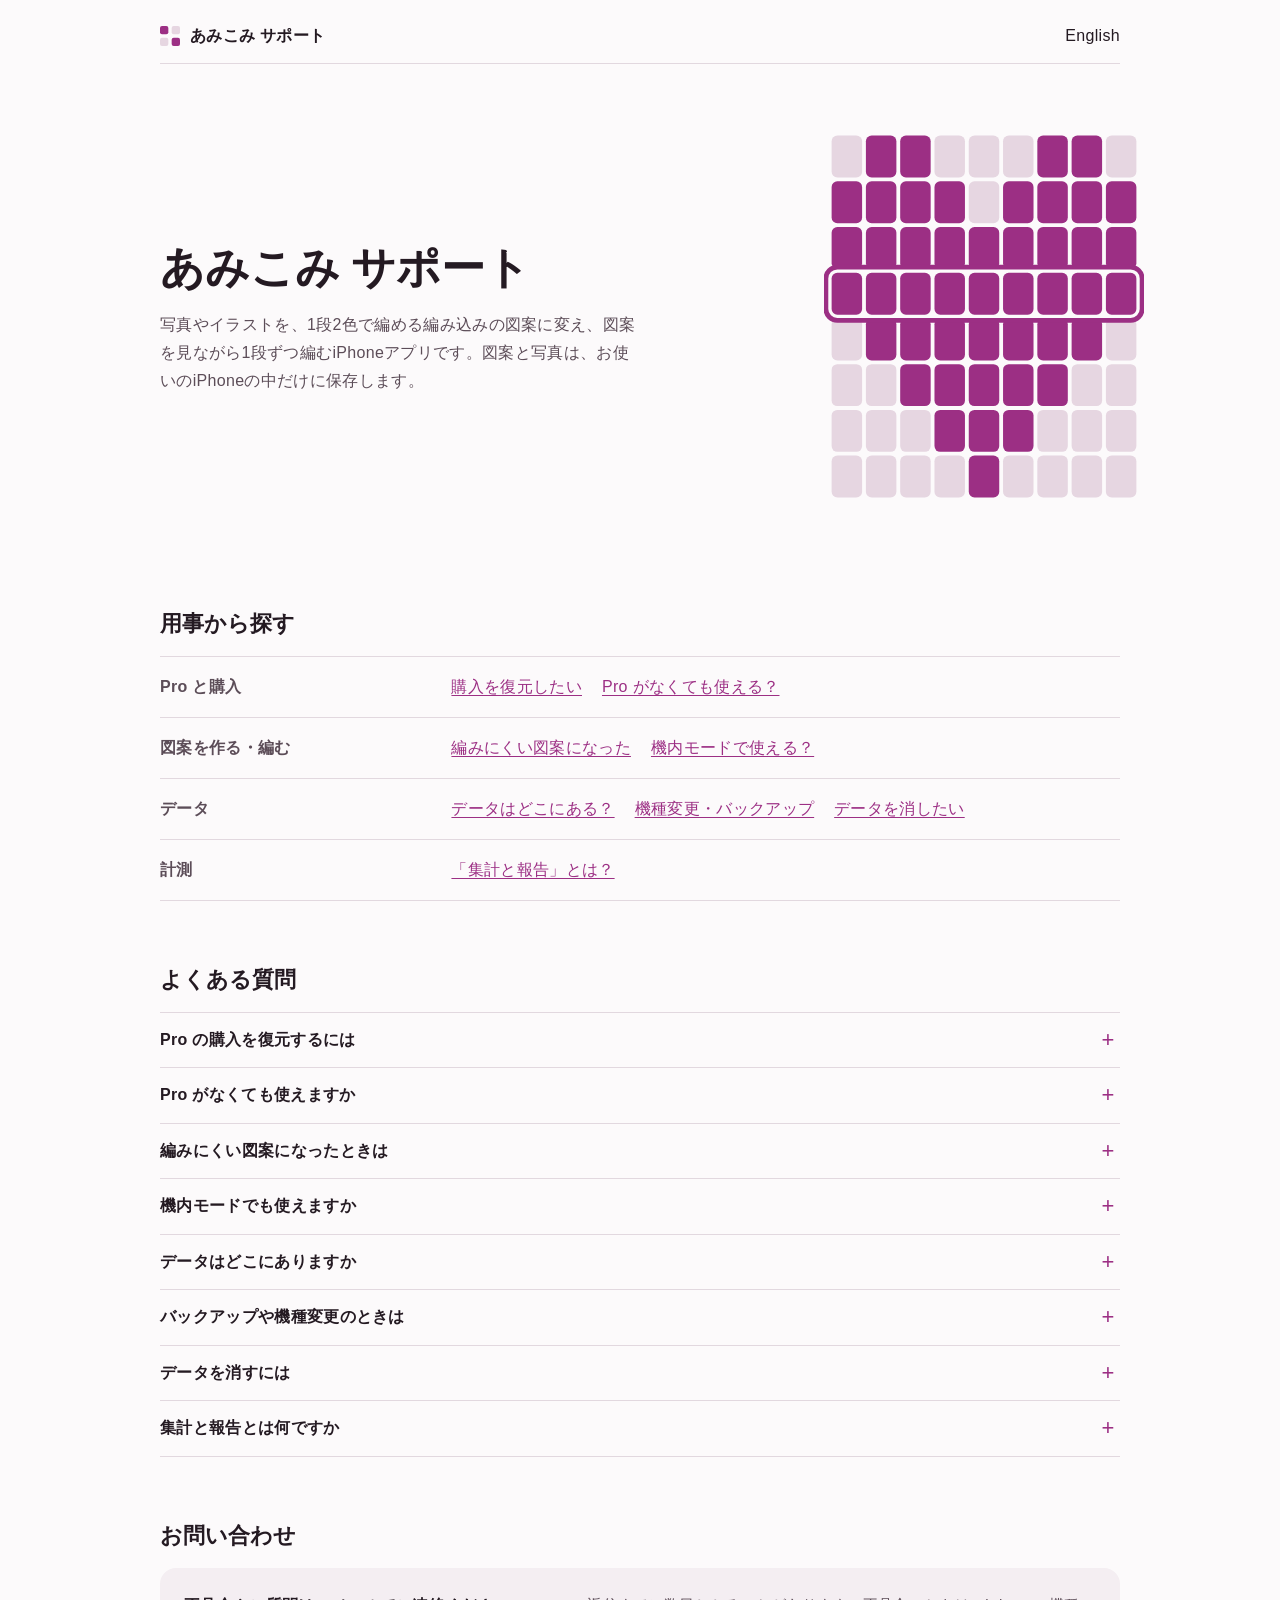
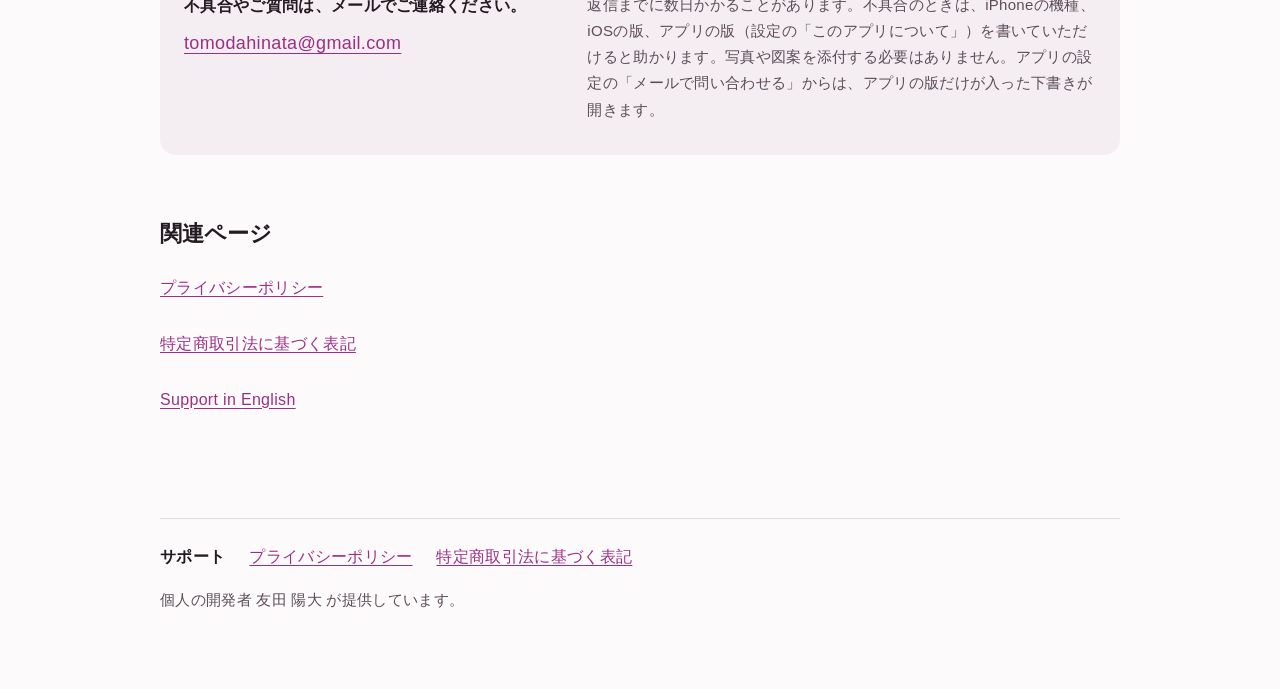
<file: index.html>
<!doctype html>
<html lang="ja">
<head>
<meta charset="utf-8">
<meta name="viewport" content="width=device-width, initial-scale=1">
<title>あみこみ サポート</title>
<meta name="description" content="iPhoneアプリ「あみこみ」のよくある質問と問い合わせ先です。">
<link rel="alternate" hreflang="ja" href="https://tomodahinata.github.io/amikomi-support/">
<link rel="alternate" hreflang="en" href="https://tomodahinata.github.io/amikomi-support/en/">
<link rel="stylesheet" href="style.css">
</head>
<body>
<a class="skip" href="#main">本文へ移動</a>
<div class="page">
<header class="bar">
<a class="brand" href="./"><svg class="mark" viewBox="0 0 12 12" aria-hidden="true" focusable="false"><rect class="c1" x="0" y="0" width="5" height="5" rx="1.2"/><rect class="c0" x="7" y="0" width="5" height="5" rx="1.2"/><rect class="c0" x="0" y="7" width="5" height="5" rx="1.2"/><rect class="c1" x="7" y="7" width="5" height="5" rx="1.2"/></svg><span>あみこみ サポート</span></a>
<a class="lang" href="en/" hreflang="en" lang="en">English</a>
</header>
<main id="main">
<section class="hero">
<div class="hero-text">
<h1>あみこみ サポート</h1>
<p class="lead">写真やイラストを、1段2色で編める編み込みの図案に変え、図案を見ながら1段ずつ編むiPhoneアプリです。図案と写真は、お使いのiPhoneの中だけに保存します。</p>
</div>
<svg class="chart" viewBox="-4 -4 168 198" aria-hidden="true" focusable="false"><rect class="c0" x="0" y="0" width="16" height="22" rx="3"/><rect class="c1" x="18" y="0" width="16" height="22" rx="3"/><rect class="c1" x="36" y="0" width="16" height="22" rx="3"/><rect class="c0" x="54" y="0" width="16" height="22" rx="3"/><rect class="c0" x="72" y="0" width="16" height="22" rx="3"/><rect class="c0" x="90" y="0" width="16" height="22" rx="3"/><rect class="c1" x="108" y="0" width="16" height="22" rx="3"/><rect class="c1" x="126" y="0" width="16" height="22" rx="3"/><rect class="c0" x="144" y="0" width="16" height="22" rx="3"/><rect class="c1" x="0" y="24" width="16" height="22" rx="3"/><rect class="c1" x="18" y="24" width="16" height="22" rx="3"/><rect class="c1" x="36" y="24" width="16" height="22" rx="3"/><rect class="c1" x="54" y="24" width="16" height="22" rx="3"/><rect class="c0" x="72" y="24" width="16" height="22" rx="3"/><rect class="c1" x="90" y="24" width="16" height="22" rx="3"/><rect class="c1" x="108" y="24" width="16" height="22" rx="3"/><rect class="c1" x="126" y="24" width="16" height="22" rx="3"/><rect class="c1" x="144" y="24" width="16" height="22" rx="3"/><rect class="c1" x="0" y="48" width="16" height="22" rx="3"/><rect class="c1" x="18" y="48" width="16" height="22" rx="3"/><rect class="c1" x="36" y="48" width="16" height="22" rx="3"/><rect class="c1" x="54" y="48" width="16" height="22" rx="3"/><rect class="c1" x="72" y="48" width="16" height="22" rx="3"/><rect class="c1" x="90" y="48" width="16" height="22" rx="3"/><rect class="c1" x="108" y="48" width="16" height="22" rx="3"/><rect class="c1" x="126" y="48" width="16" height="22" rx="3"/><rect class="c1" x="144" y="48" width="16" height="22" rx="3"/><rect class="c1" x="0" y="72" width="16" height="22" rx="3"/><rect class="c1" x="18" y="72" width="16" height="22" rx="3"/><rect class="c1" x="36" y="72" width="16" height="22" rx="3"/><rect class="c1" x="54" y="72" width="16" height="22" rx="3"/><rect class="c1" x="72" y="72" width="16" height="22" rx="3"/><rect class="c1" x="90" y="72" width="16" height="22" rx="3"/><rect class="c1" x="108" y="72" width="16" height="22" rx="3"/><rect class="c1" x="126" y="72" width="16" height="22" rx="3"/><rect class="c1" x="144" y="72" width="16" height="22" rx="3"/><rect class="c0" x="0" y="96" width="16" height="22" rx="3"/><rect class="c1" x="18" y="96" width="16" height="22" rx="3"/><rect class="c1" x="36" y="96" width="16" height="22" rx="3"/><rect class="c1" x="54" y="96" width="16" height="22" rx="3"/><rect class="c1" x="72" y="96" width="16" height="22" rx="3"/><rect class="c1" x="90" y="96" width="16" height="22" rx="3"/><rect class="c1" x="108" y="96" width="16" height="22" rx="3"/><rect class="c1" x="126" y="96" width="16" height="22" rx="3"/><rect class="c0" x="144" y="96" width="16" height="22" rx="3"/><rect class="c0" x="0" y="120" width="16" height="22" rx="3"/><rect class="c0" x="18" y="120" width="16" height="22" rx="3"/><rect class="c1" x="36" y="120" width="16" height="22" rx="3"/><rect class="c1" x="54" y="120" width="16" height="22" rx="3"/><rect class="c1" x="72" y="120" width="16" height="22" rx="3"/><rect class="c1" x="90" y="120" width="16" height="22" rx="3"/><rect class="c1" x="108" y="120" width="16" height="22" rx="3"/><rect class="c0" x="126" y="120" width="16" height="22" rx="3"/><rect class="c0" x="144" y="120" width="16" height="22" rx="3"/><rect class="c0" x="0" y="144" width="16" height="22" rx="3"/><rect class="c0" x="18" y="144" width="16" height="22" rx="3"/><rect class="c0" x="36" y="144" width="16" height="22" rx="3"/><rect class="c1" x="54" y="144" width="16" height="22" rx="3"/><rect class="c1" x="72" y="144" width="16" height="22" rx="3"/><rect class="c1" x="90" y="144" width="16" height="22" rx="3"/><rect class="c0" x="108" y="144" width="16" height="22" rx="3"/><rect class="c0" x="126" y="144" width="16" height="22" rx="3"/><rect class="c0" x="144" y="144" width="16" height="22" rx="3"/><rect class="c0" x="0" y="168" width="16" height="22" rx="3"/><rect class="c0" x="18" y="168" width="16" height="22" rx="3"/><rect class="c0" x="36" y="168" width="16" height="22" rx="3"/><rect class="c0" x="54" y="168" width="16" height="22" rx="3"/><rect class="c1" x="72" y="168" width="16" height="22" rx="3"/><rect class="c0" x="90" y="168" width="16" height="22" rx="3"/><rect class="c0" x="108" y="168" width="16" height="22" rx="3"/><rect class="c0" x="126" y="168" width="16" height="22" rx="3"/><rect class="c0" x="144" y="168" width="16" height="22" rx="3"/><rect class="now" x="-3" y="69" width="166" height="28" rx="6"/></svg>
</section>

<h2 id="topics">用事から探す</h2>
<dl class="topics">
<div class="row"><dt>Pro と購入</dt><dd><ul><li><a href="#restore">購入を復元したい</a></li><li><a href="#free">Pro がなくても使える？</a></li></ul></dd></div>
<div class="row"><dt>図案を作る・編む</dt><dd><ul><li><a href="#knittable">編みにくい図案になった</a></li><li><a href="#offline">機内モードで使える？</a></li></ul></dd></div>
<div class="row"><dt>データ</dt><dd><ul><li><a href="#data">データはどこにある？</a></li><li><a href="#backup">機種変更・バックアップ</a></li><li><a href="#delete">データを消したい</a></li></ul></dd></div>
<div class="row"><dt>計測</dt><dd><ul><li><a href="#telemetry">「集計と報告」とは？</a></li></ul></dd></div>
</dl>

<h2 id="faq">よくある質問</h2>
<details id="restore">
<summary>Pro の購入を復元するには</summary>
<div class="answer">
<p>設定の「Pro」にある「購入を復元」を押してください。購入したときと同じApple IDでApp Storeにサインインしている必要があります。Pro は買い切りで、自動更新はありません。ファミリー共有の対象ではありません。</p>
</div>
</details>
<details id="free">
<summary>Pro がなくても使えますか</summary>
<div class="answer">
<p>使えます。Pro がなくても、幅120目・4色までの図案を作り、編む画面で編み、画像（PNG）とプロジェクトのファイルを書き出せます。作れるプロジェクトは2件までです（サンプルと、ファイルから読み込んだものは数えません）。Pro にすると、幅200目・320段・8色までの図案、プロジェクトの数の上限なし、印刷用のPDF、高い解像度の画像が使えます。</p>
<p>すでにあるプロジェクトは、Pro かどうかにかかわらず、いつでも開いて、編んで、直して、書き出せます。価格は購入の画面に表示されます。</p>
</div>
</details>
<details id="knittable">
<summary>編みにくい図案になったときは</summary>
<div class="answer">
<p>写真によっては、1段に色が多すぎたり、渡り糸が長くなったり、ぽつんと1目だけ離れた色ができたりします。図案の画面の「編みやすく」で、色数の上限を守ったまま、渡り糸と離れた1目を減らせます。「原案」と切り替えて見比べられます。</p>
<p>「編めるかの確認」には、気になる箇所と、次にすることが出ます。「編み地で見る」では、自分のゲージの編み目で図案を見られます。</p>
</div>
</details>
<details id="offline">
<summary>機内モードでも使えますか</summary>
<div class="answer">
<p>使えます。写真から図案を作る、編む、書き出す、読み込むは、通信なしで動きます。通信が要るのは、Pro の購入と復元、価格の表示だけです。</p>
</div>
</details>
<details id="data">
<summary>データはどこにありますか</summary>
<div class="answer">
<p>すべてお使いのiPhoneの中です。図案・パレット・進み（いま編む段）・名前・メモと、図案のもとにした写真（縮めて、撮影日時や場所などの撮影情報を除いたもの）を、アプリ専用の場所に保存します。開発者のサーバーやアカウントはありません。これらはiPhoneのバックアップ（iCloudバックアップ、Mac・PCへのバックアップ）にも含まれます。</p>
</div>
</details>
<details id="backup">
<summary>バックアップや機種変更のときは</summary>
<div class="answer">
<p>iPhoneの移行やiCloudバックアップで、プロジェクトもそのまま引き継がれます。プロジェクトごとに残したいときは、一覧のプロジェクトの「…」から「書き出す」を選び、「プロジェクトのファイル」（<code>.amikomi.json</code>）を「ファイル」アプリなどに保存してください。</p>
<p>戻すときは、一覧の「ほかの作り方」から「ファイルから読み込む」を選び、そのファイルを選びます。新しいプロジェクトとして加わり、今あるプロジェクトは変わりません。ファイルには図案・パレット・ゲージ・名前・メモ・進みが入り、写真は入りません（読み込んだプロジェクトは写真から作り直せません）。</p>
</div>
</details>
<details id="delete">
<summary>データを消すには</summary>
<div class="answer">
<p>1つのプロジェクトは、一覧の「…」から「削除する」で消せます。すべてを消すときは、設定の「すべてのデータを削除」を押してください。図案・進み・メモ・写真と、集計と報告の選択がすべて消え、次に開くと最初の画面から始まります。Pro の購入は消えません（「購入を復元」で戻せます）。</p>
<p>iCloudバックアップの中の過去のコピーは、次のバックアップで置き換わるまで残ります。書き出して別の場所に保存したファイルは、その場所で消してください。アプリをiPhoneから削除しても、アプリの中のデータは消えます。</p>
</div>
</details>
<details id="telemetry">
<summary>集計と報告とは何ですか</summary>
<div class="answer">
<p>アプリの改善のため、使い方の集計（図案を作った・編み始めた などの操作）と不具合の報告を、あなたを特定しない形で送る機能です。最初の画面のスイッチと、設定の「集計と報告」でいつでも変えられます。スイッチはどの地域でもオンから始まりますが、「はじめる」を押すまでは何も送りません。</p>
<p>写真・図案・プロジェクトの名前・メモ・ファイル名は送りません。オフにすると、まだ送っていない記録と、この機能がiPhoneの中に作った乱数のIDを消します。送るものと送り先は<a href="privacy/#sending">プライバシーポリシーの5.</a>に書いています。</p>
</div>
</details>

<h2 id="contact">お問い合わせ</h2>
<div class="contact">
<div>
<p class="ask">不具合やご質問は、メールでご連絡ください。</p>
<p class="mail"><a href="mailto:tomodahinata@gmail.com">tomodahinata@gmail.com</a></p>
</div>
<p class="meta">返信までに数日かかることがあります。不具合のときは、iPhoneの機種、iOSの版、アプリの版（設定の「このアプリについて」）を書いていただけると助かります。写真や図案を添付する必要はありません。アプリの設定の「メールで問い合わせる」からは、アプリの版だけが入った下書きが開きます。</p>
</div>

<h2 id="related">関連ページ</h2>
<ul class="related">
<li><a href="privacy/">プライバシーポリシー</a></li>
<li><a href="tokushoho/">特定商取引法に基づく表記</a></li>
<li><a href="en/" hreflang="en" lang="en">Support in English</a></li>
</ul>
</main>
<footer class="foot">
<ul><li><a href="./" aria-current="page">サポート</a></li><li><a href="privacy/">プライバシーポリシー</a></li><li><a href="tokushoho/">特定商取引法に基づく表記</a></li></ul>
<p class="meta">個人の開発者 友田 陽大 が提供しています。</p>
</footer>
</div>
</body>
</html>
</file>
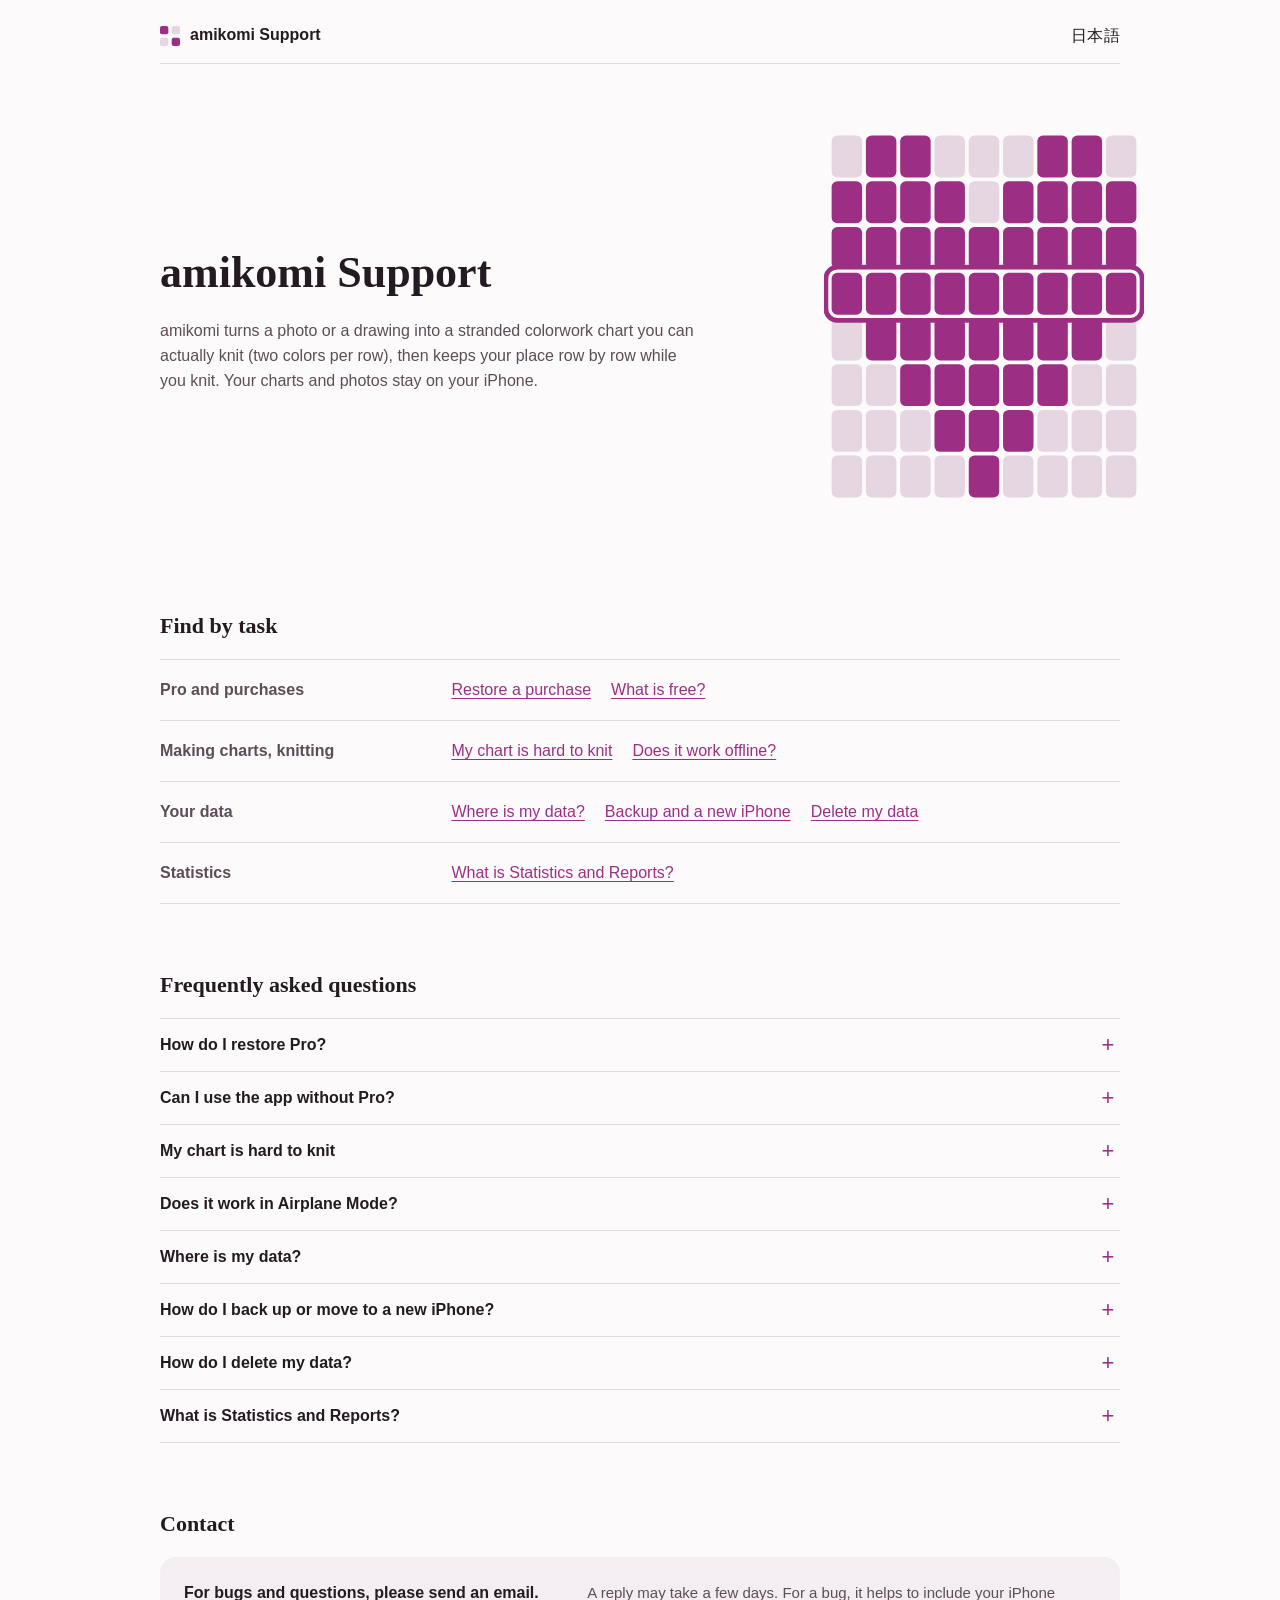
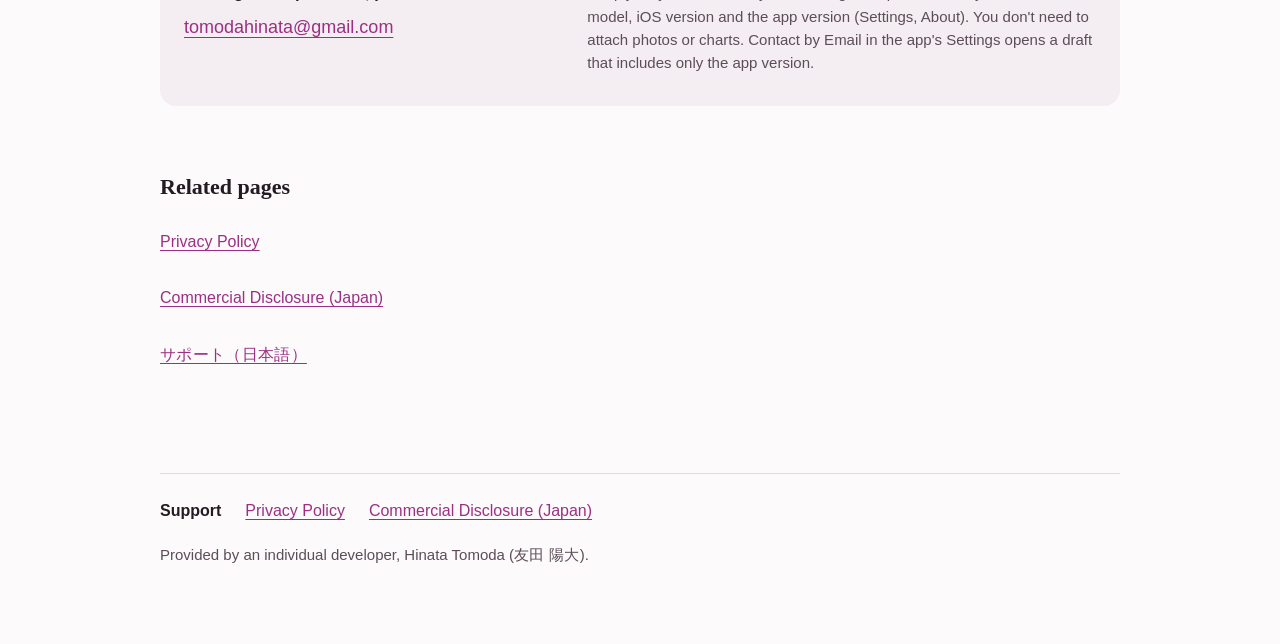
<file: en/index.html>
<!doctype html>
<html lang="en">
<head>
<meta charset="utf-8">
<meta name="viewport" content="width=device-width, initial-scale=1">
<title>amikomi Support</title>
<meta name="description" content="Frequently asked questions and contact details for the iPhone app amikomi.">
<link rel="alternate" hreflang="ja" href="https://tomodahinata.github.io/amikomi-support/">
<link rel="alternate" hreflang="en" href="https://tomodahinata.github.io/amikomi-support/en/">
<link rel="stylesheet" href="../style.css">
</head>
<body>
<a class="skip" href="#main">Skip to content</a>
<div class="page">
<header class="bar">
<a class="brand" href="./"><svg class="mark" viewBox="0 0 12 12" aria-hidden="true" focusable="false"><rect class="c1" x="0" y="0" width="5" height="5" rx="1.2"/><rect class="c0" x="7" y="0" width="5" height="5" rx="1.2"/><rect class="c0" x="0" y="7" width="5" height="5" rx="1.2"/><rect class="c1" x="7" y="7" width="5" height="5" rx="1.2"/></svg><span>amikomi Support</span></a>
<a class="lang" href="../" hreflang="ja" lang="ja">日本語</a>
</header>
<main id="main">
<section class="hero">
<div class="hero-text">
<h1>amikomi Support</h1>
<p class="lead">amikomi turns a photo or a drawing into a stranded colorwork chart you can actually knit (two colors per row), then keeps your place row by row while you knit. Your charts and photos stay on your iPhone.</p>
</div>
<svg class="chart" viewBox="-4 -4 168 198" aria-hidden="true" focusable="false"><rect class="c0" x="0" y="0" width="16" height="22" rx="3"/><rect class="c1" x="18" y="0" width="16" height="22" rx="3"/><rect class="c1" x="36" y="0" width="16" height="22" rx="3"/><rect class="c0" x="54" y="0" width="16" height="22" rx="3"/><rect class="c0" x="72" y="0" width="16" height="22" rx="3"/><rect class="c0" x="90" y="0" width="16" height="22" rx="3"/><rect class="c1" x="108" y="0" width="16" height="22" rx="3"/><rect class="c1" x="126" y="0" width="16" height="22" rx="3"/><rect class="c0" x="144" y="0" width="16" height="22" rx="3"/><rect class="c1" x="0" y="24" width="16" height="22" rx="3"/><rect class="c1" x="18" y="24" width="16" height="22" rx="3"/><rect class="c1" x="36" y="24" width="16" height="22" rx="3"/><rect class="c1" x="54" y="24" width="16" height="22" rx="3"/><rect class="c0" x="72" y="24" width="16" height="22" rx="3"/><rect class="c1" x="90" y="24" width="16" height="22" rx="3"/><rect class="c1" x="108" y="24" width="16" height="22" rx="3"/><rect class="c1" x="126" y="24" width="16" height="22" rx="3"/><rect class="c1" x="144" y="24" width="16" height="22" rx="3"/><rect class="c1" x="0" y="48" width="16" height="22" rx="3"/><rect class="c1" x="18" y="48" width="16" height="22" rx="3"/><rect class="c1" x="36" y="48" width="16" height="22" rx="3"/><rect class="c1" x="54" y="48" width="16" height="22" rx="3"/><rect class="c1" x="72" y="48" width="16" height="22" rx="3"/><rect class="c1" x="90" y="48" width="16" height="22" rx="3"/><rect class="c1" x="108" y="48" width="16" height="22" rx="3"/><rect class="c1" x="126" y="48" width="16" height="22" rx="3"/><rect class="c1" x="144" y="48" width="16" height="22" rx="3"/><rect class="c1" x="0" y="72" width="16" height="22" rx="3"/><rect class="c1" x="18" y="72" width="16" height="22" rx="3"/><rect class="c1" x="36" y="72" width="16" height="22" rx="3"/><rect class="c1" x="54" y="72" width="16" height="22" rx="3"/><rect class="c1" x="72" y="72" width="16" height="22" rx="3"/><rect class="c1" x="90" y="72" width="16" height="22" rx="3"/><rect class="c1" x="108" y="72" width="16" height="22" rx="3"/><rect class="c1" x="126" y="72" width="16" height="22" rx="3"/><rect class="c1" x="144" y="72" width="16" height="22" rx="3"/><rect class="c0" x="0" y="96" width="16" height="22" rx="3"/><rect class="c1" x="18" y="96" width="16" height="22" rx="3"/><rect class="c1" x="36" y="96" width="16" height="22" rx="3"/><rect class="c1" x="54" y="96" width="16" height="22" rx="3"/><rect class="c1" x="72" y="96" width="16" height="22" rx="3"/><rect class="c1" x="90" y="96" width="16" height="22" rx="3"/><rect class="c1" x="108" y="96" width="16" height="22" rx="3"/><rect class="c1" x="126" y="96" width="16" height="22" rx="3"/><rect class="c0" x="144" y="96" width="16" height="22" rx="3"/><rect class="c0" x="0" y="120" width="16" height="22" rx="3"/><rect class="c0" x="18" y="120" width="16" height="22" rx="3"/><rect class="c1" x="36" y="120" width="16" height="22" rx="3"/><rect class="c1" x="54" y="120" width="16" height="22" rx="3"/><rect class="c1" x="72" y="120" width="16" height="22" rx="3"/><rect class="c1" x="90" y="120" width="16" height="22" rx="3"/><rect class="c1" x="108" y="120" width="16" height="22" rx="3"/><rect class="c0" x="126" y="120" width="16" height="22" rx="3"/><rect class="c0" x="144" y="120" width="16" height="22" rx="3"/><rect class="c0" x="0" y="144" width="16" height="22" rx="3"/><rect class="c0" x="18" y="144" width="16" height="22" rx="3"/><rect class="c0" x="36" y="144" width="16" height="22" rx="3"/><rect class="c1" x="54" y="144" width="16" height="22" rx="3"/><rect class="c1" x="72" y="144" width="16" height="22" rx="3"/><rect class="c1" x="90" y="144" width="16" height="22" rx="3"/><rect class="c0" x="108" y="144" width="16" height="22" rx="3"/><rect class="c0" x="126" y="144" width="16" height="22" rx="3"/><rect class="c0" x="144" y="144" width="16" height="22" rx="3"/><rect class="c0" x="0" y="168" width="16" height="22" rx="3"/><rect class="c0" x="18" y="168" width="16" height="22" rx="3"/><rect class="c0" x="36" y="168" width="16" height="22" rx="3"/><rect class="c0" x="54" y="168" width="16" height="22" rx="3"/><rect class="c1" x="72" y="168" width="16" height="22" rx="3"/><rect class="c0" x="90" y="168" width="16" height="22" rx="3"/><rect class="c0" x="108" y="168" width="16" height="22" rx="3"/><rect class="c0" x="126" y="168" width="16" height="22" rx="3"/><rect class="c0" x="144" y="168" width="16" height="22" rx="3"/><rect class="now" x="-3" y="69" width="166" height="28" rx="6"/></svg>
</section>

<h2 id="topics">Find by task</h2>
<dl class="topics">
<div class="row"><dt>Pro and purchases</dt><dd><ul><li><a href="#restore">Restore a purchase</a></li><li><a href="#free">What is free?</a></li></ul></dd></div>
<div class="row"><dt>Making charts, knitting</dt><dd><ul><li><a href="#knittable">My chart is hard to knit</a></li><li><a href="#offline">Does it work offline?</a></li></ul></dd></div>
<div class="row"><dt>Your data</dt><dd><ul><li><a href="#data">Where is my data?</a></li><li><a href="#backup">Backup and a new iPhone</a></li><li><a href="#delete">Delete my data</a></li></ul></dd></div>
<div class="row"><dt>Statistics</dt><dd><ul><li><a href="#telemetry">What is Statistics and Reports?</a></li></ul></dd></div>
</dl>

<h2 id="faq">Frequently asked questions</h2>
<details id="restore">
<summary>How do I restore Pro?</summary>
<div class="answer">
<p>In Settings, under Pro, tap Restore Purchase. You need to be signed in to the App Store with the Apple ID you bought it with. Pro is a one-time purchase with no subscription or auto-renewal. It isn't shared through Family Sharing.</p>
</div>
</details>
<details id="free">
<summary>Can I use the app without Pro?</summary>
<div class="answer">
<p>Yes. Without Pro you can make charts up to 120 stitches wide with up to 4 colors, knit them in the knitting mode, and export images (PNG) and project files. You can create up to 2 projects (the sample and imported files don't count). Pro adds charts up to 200 stitches, 320 rows and 8 colors, unlimited projects, printable PDFs and high-resolution images.</p>
<p>Projects you already have can always be opened, knitted, edited and exported, with or without Pro. The price is shown on the purchase screen.</p>
</div>
</details>
<details id="knittable">
<summary>My chart is hard to knit</summary>
<div class="answer">
<p>Some photos give rows with too many colors, long floats, or a single stitch of a color sitting alone. Tap Easier to Knit on the chart screen to reduce long floats and lone stitches while keeping your color limit per row. You can switch between it and the original to compare.</p>
<p>The Knittability Check lists what to look at and what to do next. Show as Knitted draws the chart as knit stitches at your own gauge.</p>
</div>
</details>
<details id="offline">
<summary>Does it work in Airplane Mode?</summary>
<div class="answer">
<p>Yes. Making charts from photos, knitting, exporting and importing all work offline. Only buying and restoring Pro and showing its price need a connection.</p>
</div>
</details>
<details id="data">
<summary>Where is my data?</summary>
<div class="answer">
<p>Everything stays on your iPhone. Your charts, palettes, progress (the row you are on), names and notes, and the photo each chart was made from (resized, with the date, location and other camera data removed) are saved in the app's own storage. There is no developer server and no account. This data is included in your iPhone backups (iCloud Backup and backups to a Mac or PC).</p>
</div>
</details>
<details id="backup">
<summary>How do I back up or move to a new iPhone?</summary>
<div class="answer">
<p>Moving to a new iPhone or restoring an iCloud Backup brings your projects along. To keep a copy of one project, tap "…" on it in the list, choose Export, then Project File (<code>.amikomi.json</code>), and save it, for example in the Files app.</p>
<p>To bring it back, choose Other Ways to Start in the list, then Import from Files, and pick the file. It is added as a new project; your existing projects don't change. The file holds the chart, palette, gauge, name, notes and progress, but not the photo (an imported project can't be regenerated from its photo).</p>
</div>
</details>
<details id="delete">
<summary>How do I delete my data?</summary>
<div class="answer">
<p>To delete one project, tap "…" in the list and choose Delete. To delete everything, tap Delete All Data in Settings. All charts, progress, notes and photos, and your Statistics and Reports choice, are deleted, and the app starts from the welcome screen next time. Your Pro purchase isn't deleted (use Restore Purchase).</p>
<p>Older copies inside iCloud Backup remain until the next backup replaces them. Files you exported and saved elsewhere must be deleted there. Deleting the app from your iPhone also deletes its data.</p>
</div>
</details>
<details id="telemetry">
<summary>What is Statistics and Reports?</summary>
<div class="answer">
<p>To improve the app, it can send usage statistics (actions such as making a chart or starting to knit) and error reports in a form that doesn't identify you. You can change this with the switch on the welcome screen and anytime under Statistics and Reports in Settings. The switch starts on in every region, but nothing is sent before you tap Get Started.</p>
<p>Photos, charts, project names, notes and file names are never sent. Turning it off deletes anything not yet sent and the random IDs this feature created on your iPhone. What is sent and to whom is described in <a href="privacy/#sending">section 5 of the Privacy Policy</a>.</p>
</div>
</details>

<h2 id="contact">Contact</h2>
<div class="contact">
<div>
<p class="ask">For bugs and questions, please send an email.</p>
<p class="mail"><a href="mailto:tomodahinata@gmail.com">tomodahinata@gmail.com</a></p>
</div>
<p class="meta">A reply may take a few days. For a bug, it helps to include your iPhone model, iOS version and the app version (Settings, About). You don't need to attach photos or charts. Contact by Email in the app's Settings opens a draft that includes only the app version.</p>
</div>

<h2 id="related">Related pages</h2>
<ul class="related">
<li><a href="privacy/">Privacy Policy</a></li>
<li><a href="tokushoho/">Commercial Disclosure (Japan)</a></li>
<li><a href="../" hreflang="ja" lang="ja">サポート（日本語）</a></li>
</ul>
</main>
<footer class="foot">
<ul><li><a href="./" aria-current="page">Support</a></li><li><a href="privacy/">Privacy Policy</a></li><li><a href="tokushoho/">Commercial Disclosure (Japan)</a></li></ul>
<p class="meta">Provided by an individual developer, Hinata Tomoda (<span lang="ja">友田 陽大</span>).</p>
</footer>
</div>
</body>
</html>
</file>
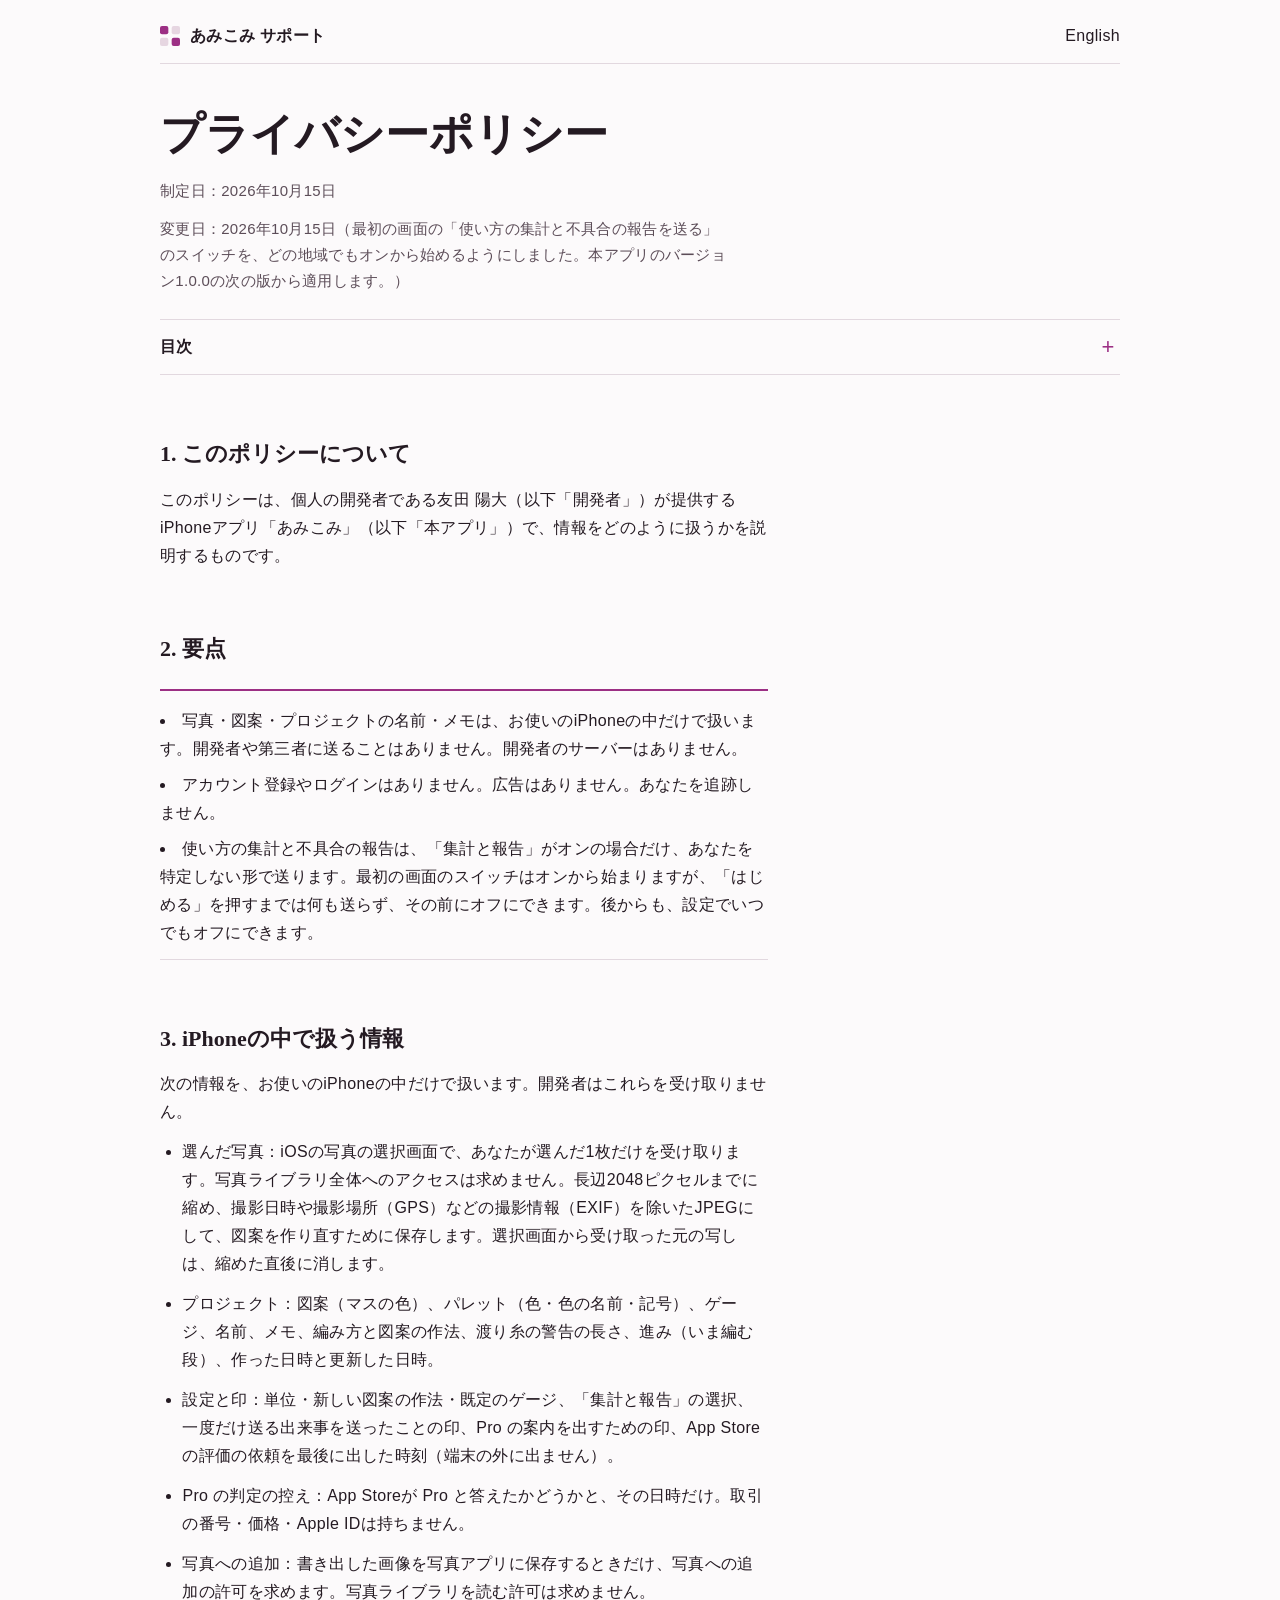
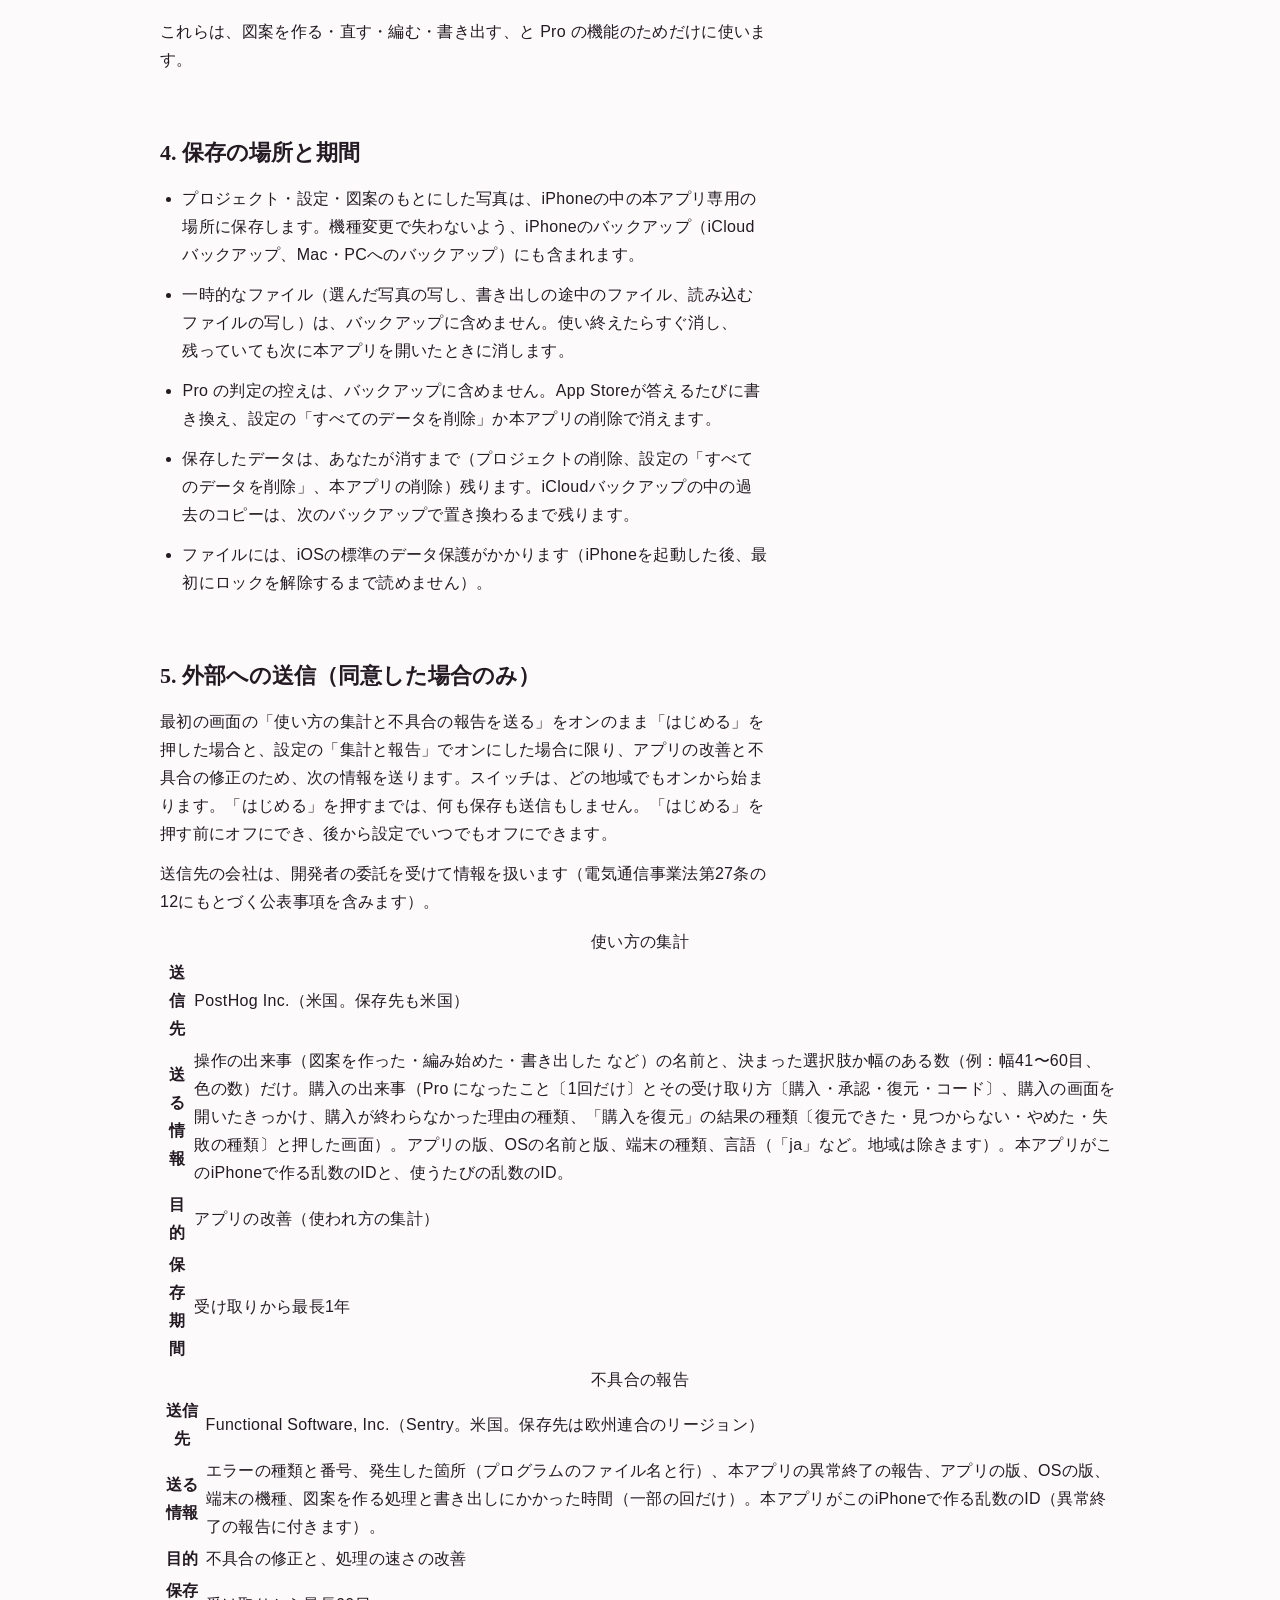
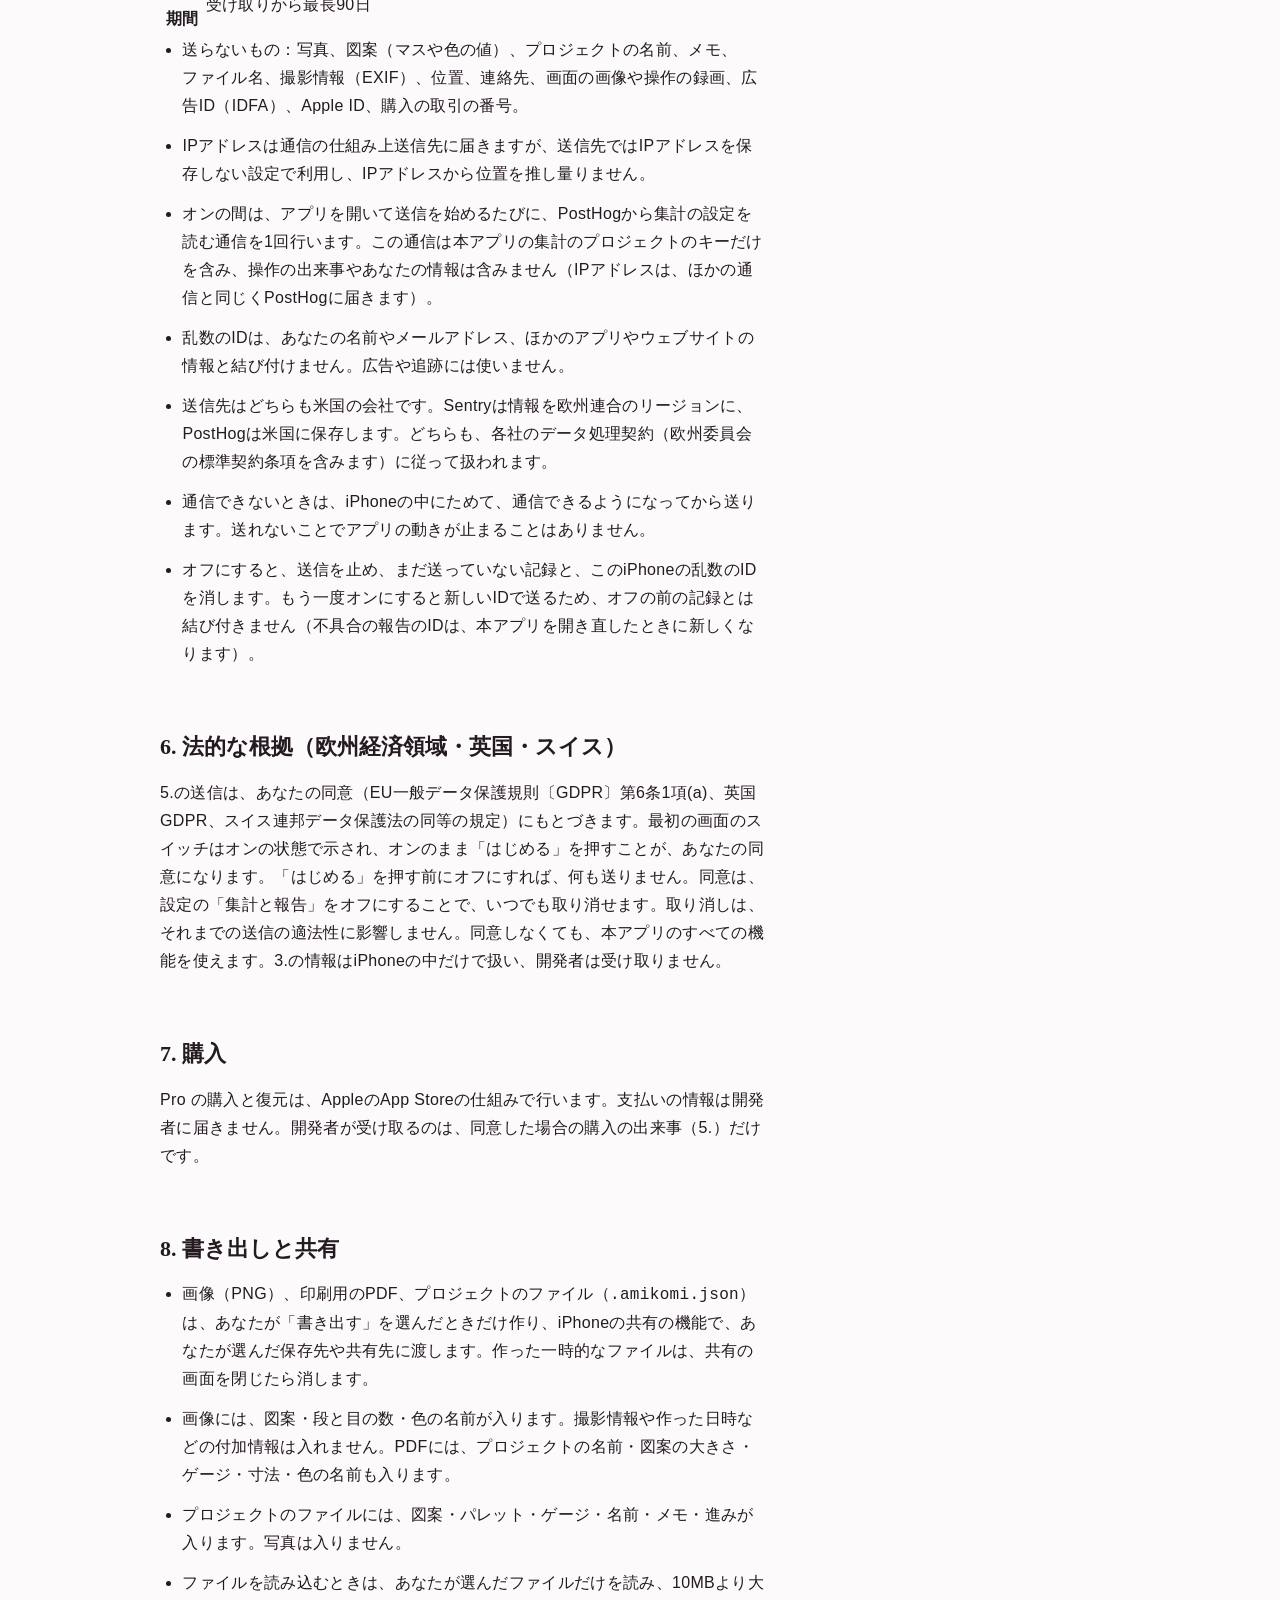
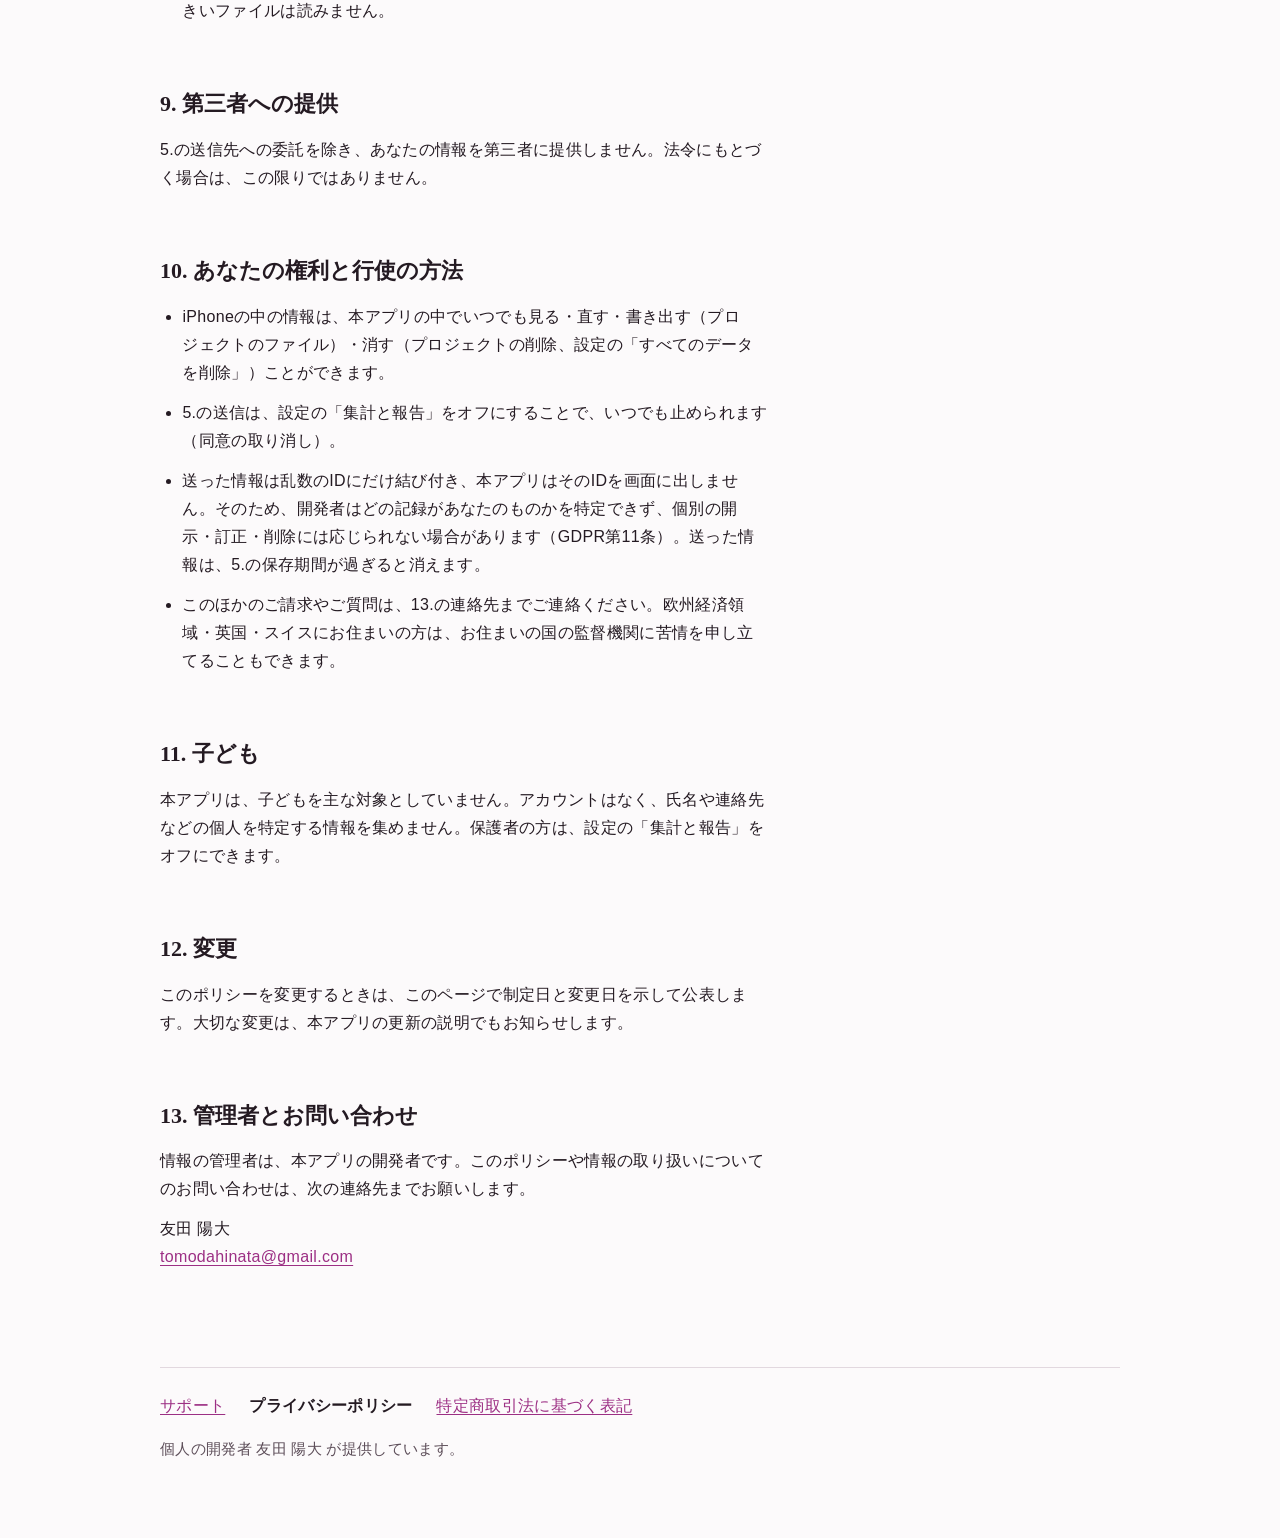
<file: privacy/index.html>
<!doctype html>
<html lang="ja">
<head>
<meta charset="utf-8">
<meta name="viewport" content="width=device-width, initial-scale=1">
<title>プライバシーポリシー | あみこみ</title>
<meta name="description" content="iPhoneアプリ「あみこみ」が情報をどのように扱うかの説明です。">
<link rel="alternate" hreflang="ja" href="https://tomodahinata.github.io/amikomi-support/privacy/">
<link rel="alternate" hreflang="en" href="https://tomodahinata.github.io/amikomi-support/en/privacy/">
<link rel="stylesheet" href="../style.css">
</head>
<body>
<a class="skip" href="#main">本文へ移動</a>
<div class="page">
<header class="bar">
<a class="brand" href="../"><svg class="mark" viewBox="0 0 12 12" aria-hidden="true" focusable="false"><rect class="c1" x="0" y="0" width="5" height="5" rx="1.2"/><rect class="c0" x="7" y="0" width="5" height="5" rx="1.2"/><rect class="c0" x="0" y="7" width="5" height="5" rx="1.2"/><rect class="c1" x="7" y="7" width="5" height="5" rx="1.2"/></svg><span>あみこみ サポート</span></a>
<a class="lang" href="../en/privacy/" hreflang="en" lang="en">English</a>
</header>
<main id="main">
<h1>プライバシーポリシー</h1>
<p class="meta">制定日：2026年10月15日</p>
<p class="meta">変更日：2026年10月15日（最初の画面の「使い方の集計と不具合の報告を送る」のスイッチを、どの地域でもオンから始めるようにしました。本アプリのバージョン1.0.0の次の版から適用します。）</p>

<details class="toc">
<summary>目次</summary>
<ol><li><a href="#about">1. このポリシーについて</a></li><li><a href="#summary">2. 要点</a></li><li><a href="#on-device">3. iPhoneの中で扱う情報</a></li><li><a href="#storage">4. 保存の場所と期間</a></li><li><a href="#sending">5. 外部への送信（同意した場合のみ）</a></li><li><a href="#legal-basis">6. 法的な根拠（欧州経済領域・英国・スイス）</a></li><li><a href="#purchases">7. 購入</a></li><li><a href="#exports">8. 書き出しと共有</a></li><li><a href="#third-parties">9. 第三者への提供</a></li><li><a href="#rights">10. あなたの権利と行使の方法</a></li><li><a href="#children">11. 子ども</a></li><li><a href="#changes">12. 変更</a></li><li><a href="#contact">13. 管理者とお問い合わせ</a></li></ol>
</details>

<h2 id="about">1. このポリシーについて</h2>
<p>このポリシーは、個人の開発者である友田 陽大（以下「開発者」）が提供するiPhoneアプリ「あみこみ」（以下「本アプリ」）で、情報をどのように扱うかを説明するものです。</p>

<h2 id="summary">2. 要点</h2>
<ul class="summary">
<li>写真・図案・プロジェクトの名前・メモは、お使いのiPhoneの中だけで扱います。開発者や第三者に送ることはありません。開発者のサーバーはありません。</li>
<li>アカウント登録やログインはありません。広告はありません。あなたを追跡しません。</li>
<li>使い方の集計と不具合の報告は、「集計と報告」がオンの場合だけ、あなたを特定しない形で送ります。最初の画面のスイッチはオンから始まりますが、「はじめる」を押すまでは何も送らず、その前にオフにできます。後からも、設定でいつでもオフにできます。</li>
</ul>

<h2 id="on-device">3. iPhoneの中で扱う情報</h2>
<p>次の情報を、お使いのiPhoneの中だけで扱います。開発者はこれらを受け取りません。</p>
<ul>
<li>選んだ写真：iOSの写真の選択画面で、あなたが選んだ1枚だけを受け取ります。写真ライブラリ全体へのアクセスは求めません。長辺2048ピクセルまでに縮め、撮影日時や撮影場所（GPS）などの撮影情報（EXIF）を除いたJPEGにして、図案を作り直すために保存します。選択画面から受け取った元の写しは、縮めた直後に消します。</li>
<li>プロジェクト：図案（マスの色）、パレット（色・色の名前・記号）、ゲージ、名前、メモ、編み方と図案の作法、渡り糸の警告の長さ、進み（いま編む段）、作った日時と更新した日時。</li>
<li>設定と印：単位・新しい図案の作法・既定のゲージ、「集計と報告」の選択、一度だけ送る出来事を送ったことの印、Pro の案内を出すための印、App Store の評価の依頼を最後に出した時刻（端末の外に出ません）。</li>
<li>Pro の判定の控え：App Storeが Pro と答えたかどうかと、その日時だけ。取引の番号・価格・Apple IDは持ちません。</li>
<li>写真への追加：書き出した画像を写真アプリに保存するときだけ、写真への追加の許可を求めます。写真ライブラリを読む許可は求めません。</li>
</ul>
<p>これらは、図案を作る・直す・編む・書き出す、と Pro の機能のためだけに使います。</p>

<h2 id="storage">4. 保存の場所と期間</h2>
<ul>
<li>プロジェクト・設定・図案のもとにした写真は、iPhoneの中の本アプリ専用の場所に保存します。機種変更で失わないよう、iPhoneのバックアップ（iCloudバックアップ、Mac・PCへのバックアップ）にも含まれます。</li>
<li>一時的なファイル（選んだ写真の写し、書き出しの途中のファイル、読み込むファイルの写し）は、バックアップに含めません。使い終えたらすぐ消し、残っていても次に本アプリを開いたときに消します。</li>
<li>Pro の判定の控えは、バックアップに含めません。App Storeが答えるたびに書き換え、設定の「すべてのデータを削除」か本アプリの削除で消えます。</li>
<li>保存したデータは、あなたが消すまで（プロジェクトの削除、設定の「すべてのデータを削除」、本アプリの削除）残ります。iCloudバックアップの中の過去のコピーは、次のバックアップで置き換わるまで残ります。</li>
<li>ファイルには、iOSの標準のデータ保護がかかります（iPhoneを起動した後、最初にロックを解除するまで読めません）。</li>
</ul>

<h2 id="sending">5. 外部への送信（同意した場合のみ）</h2>
<p>最初の画面の「使い方の集計と不具合の報告を送る」をオンのまま「はじめる」を押した場合と、設定の「集計と報告」でオンにした場合に限り、アプリの改善と不具合の修正のため、次の情報を送ります。スイッチは、どの地域でもオンから始まります。「はじめる」を押すまでは、何も保存も送信もしません。「はじめる」を押す前にオフにでき、後から設定でいつでもオフにできます。</p>
<p>送信先の会社は、開発者の委託を受けて情報を扱います（電気通信事業法第27条の12にもとづく公表事項を含みます）。</p>
<table>
<caption>使い方の集計</caption>
<tr><th>送信先</th><td>PostHog Inc.（米国。保存先も米国）</td></tr>
<tr><th>送る情報</th><td>操作の出来事（図案を作った・編み始めた・書き出した など）の名前と、決まった選択肢か幅のある数（例：幅41〜60目、色の数）だけ。購入の出来事（Pro になったこと〔1回だけ〕とその受け取り方〔購入・承認・復元・コード〕、購入の画面を開いたきっかけ、購入が終わらなかった理由の種類、「購入を復元」の結果の種類〔復元できた・見つからない・やめた・失敗の種類〕と押した画面）。アプリの版、OSの名前と版、端末の種類、言語（「ja」など。地域は除きます）。本アプリがこのiPhoneで作る乱数のIDと、使うたびの乱数のID。</td></tr>
<tr><th>目的</th><td>アプリの改善（使われ方の集計）</td></tr>
<tr><th>保存期間</th><td>受け取りから最長1年</td></tr>
</table>
<table>
<caption>不具合の報告</caption>
<tr><th>送信先</th><td>Functional Software, Inc.（Sentry。米国。保存先は欧州連合のリージョン）</td></tr>
<tr><th>送る情報</th><td>エラーの種類と番号、発生した箇所（プログラムのファイル名と行）、本アプリの異常終了の報告、アプリの版、OSの版、端末の機種、図案を作る処理と書き出しにかかった時間（一部の回だけ）。本アプリがこのiPhoneで作る乱数のID（異常終了の報告に付きます）。</td></tr>
<tr><th>目的</th><td>不具合の修正と、処理の速さの改善</td></tr>
<tr><th>保存期間</th><td>受け取りから最長90日</td></tr>
</table>
<ul>
<li>送らないもの：写真、図案（マスや色の値）、プロジェクトの名前、メモ、ファイル名、撮影情報（EXIF）、位置、連絡先、画面の画像や操作の録画、広告ID（IDFA）、Apple ID、購入の取引の番号。</li>
<li>IPアドレスは通信の仕組み上送信先に届きますが、送信先ではIPアドレスを保存しない設定で利用し、IPアドレスから位置を推し量りません。</li>
<li>オンの間は、アプリを開いて送信を始めるたびに、PostHogから集計の設定を読む通信を1回行います。この通信は本アプリの集計のプロジェクトのキーだけを含み、操作の出来事やあなたの情報は含みません（IPアドレスは、ほかの通信と同じくPostHogに届きます）。</li>
<li>乱数のIDは、あなたの名前やメールアドレス、ほかのアプリやウェブサイトの情報と結び付けません。広告や追跡には使いません。</li>
<li>送信先はどちらも米国の会社です。Sentryは情報を欧州連合のリージョンに、PostHogは米国に保存します。どちらも、各社のデータ処理契約（欧州委員会の標準契約条項を含みます）に従って扱われます。</li>
<li>通信できないときは、iPhoneの中にためて、通信できるようになってから送ります。送れないことでアプリの動きが止まることはありません。</li>
<li>オフにすると、送信を止め、まだ送っていない記録と、このiPhoneの乱数のIDを消します。もう一度オンにすると新しいIDで送るため、オフの前の記録とは結び付きません（不具合の報告のIDは、本アプリを開き直したときに新しくなります）。</li>
</ul>

<h2 id="legal-basis">6. 法的な根拠（欧州経済領域・英国・スイス）</h2>
<p>5.の送信は、あなたの同意（EU一般データ保護規則〔GDPR〕第6条1項(a)、英国GDPR、スイス連邦データ保護法の同等の規定）にもとづきます。最初の画面のスイッチはオンの状態で示され、オンのまま「はじめる」を押すことが、あなたの同意になります。「はじめる」を押す前にオフにすれば、何も送りません。同意は、設定の「集計と報告」をオフにすることで、いつでも取り消せます。取り消しは、それまでの送信の適法性に影響しません。同意しなくても、本アプリのすべての機能を使えます。3.の情報はiPhoneの中だけで扱い、開発者は受け取りません。</p>

<h2 id="purchases">7. 購入</h2>
<p>Pro の購入と復元は、AppleのApp Storeの仕組みで行います。支払いの情報は開発者に届きません。開発者が受け取るのは、同意した場合の購入の出来事（5.）だけです。</p>

<h2 id="exports">8. 書き出しと共有</h2>
<ul>
<li>画像（PNG）、印刷用のPDF、プロジェクトのファイル（<code>.amikomi.json</code>）は、あなたが「書き出す」を選んだときだけ作り、iPhoneの共有の機能で、あなたが選んだ保存先や共有先に渡します。作った一時的なファイルは、共有の画面を閉じたら消します。</li>
<li>画像には、図案・段と目の数・色の名前が入ります。撮影情報や作った日時などの付加情報は入れません。PDFには、プロジェクトの名前・図案の大きさ・ゲージ・寸法・色の名前も入ります。</li>
<li>プロジェクトのファイルには、図案・パレット・ゲージ・名前・メモ・進みが入ります。写真は入りません。</li>
<li>ファイルを読み込むときは、あなたが選んだファイルだけを読み、10MBより大きいファイルは読みません。</li>
</ul>

<h2 id="third-parties">9. 第三者への提供</h2>
<p>5.の送信先への委託を除き、あなたの情報を第三者に提供しません。法令にもとづく場合は、この限りではありません。</p>

<h2 id="rights">10. あなたの権利と行使の方法</h2>
<ul>
<li>iPhoneの中の情報は、本アプリの中でいつでも見る・直す・書き出す（プロジェクトのファイル）・消す（プロジェクトの削除、設定の「すべてのデータを削除」）ことができます。</li>
<li>5.の送信は、設定の「集計と報告」をオフにすることで、いつでも止められます（同意の取り消し）。</li>
<li>送った情報は乱数のIDにだけ結び付き、本アプリはそのIDを画面に出しません。そのため、開発者はどの記録があなたのものかを特定できず、個別の開示・訂正・削除には応じられない場合があります（GDPR第11条）。送った情報は、5.の保存期間が過ぎると消えます。</li>
<li>このほかのご請求やご質問は、13.の連絡先までご連絡ください。欧州経済領域・英国・スイスにお住まいの方は、お住まいの国の監督機関に苦情を申し立てることもできます。</li>
</ul>

<h2 id="children">11. 子ども</h2>
<p>本アプリは、子どもを主な対象としていません。アカウントはなく、氏名や連絡先などの個人を特定する情報を集めません。保護者の方は、設定の「集計と報告」をオフにできます。</p>

<h2 id="changes">12. 変更</h2>
<p>このポリシーを変更するときは、このページで制定日と変更日を示して公表します。大切な変更は、本アプリの更新の説明でもお知らせします。</p>

<h2 id="contact">13. 管理者とお問い合わせ</h2>
<p>情報の管理者は、本アプリの開発者です。このポリシーや情報の取り扱いについてのお問い合わせは、次の連絡先までお願いします。</p>
<p>友田 陽大<br><a href="mailto:tomodahinata@gmail.com">tomodahinata@gmail.com</a></p>

</main>
<footer class="foot">
<ul><li><a href="../">サポート</a></li><li><a href="./" aria-current="page">プライバシーポリシー</a></li><li><a href="../tokushoho/">特定商取引法に基づく表記</a></li></ul>
<p class="meta">個人の開発者 友田 陽大 が提供しています。</p>
</footer>
</div>
</body>
</html>
</file>
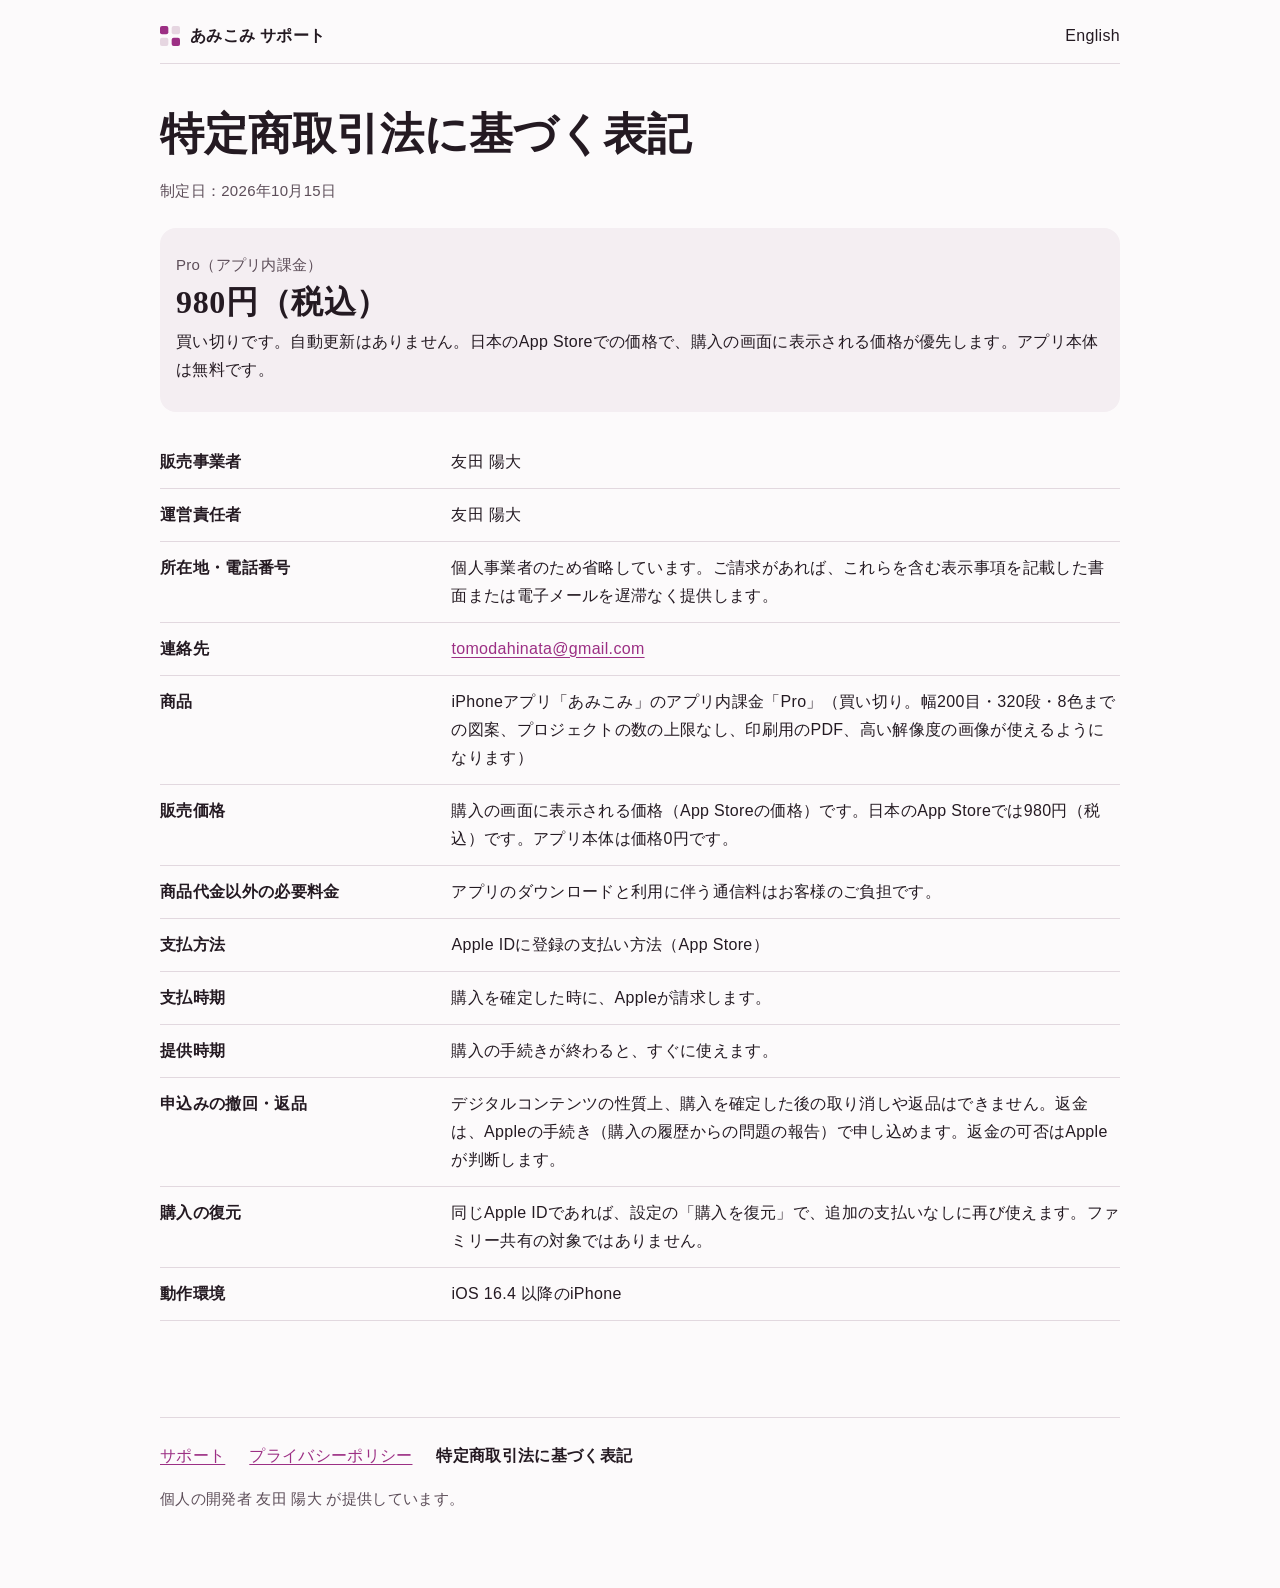
<file: tokushoho/index.html>
<!doctype html>
<html lang="ja">
<head>
<meta charset="utf-8">
<meta name="viewport" content="width=device-width, initial-scale=1">
<title>特定商取引法に基づく表記 | あみこみ</title>
<meta name="description" content="iPhoneアプリ「あみこみ」のアプリ内課金（Pro）についての特定商取引法に基づく表記です。">
<link rel="alternate" hreflang="ja" href="https://tomodahinata.github.io/amikomi-support/tokushoho/">
<link rel="alternate" hreflang="en" href="https://tomodahinata.github.io/amikomi-support/en/tokushoho/">
<link rel="stylesheet" href="../style.css">
</head>
<body>
<a class="skip" href="#main">本文へ移動</a>
<div class="page">
<header class="bar">
<a class="brand" href="../"><svg class="mark" viewBox="0 0 12 12" aria-hidden="true" focusable="false"><rect class="c1" x="0" y="0" width="5" height="5" rx="1.2"/><rect class="c0" x="7" y="0" width="5" height="5" rx="1.2"/><rect class="c0" x="0" y="7" width="5" height="5" rx="1.2"/><rect class="c1" x="7" y="7" width="5" height="5" rx="1.2"/></svg><span>あみこみ サポート</span></a>
<a class="lang" href="../en/tokushoho/" hreflang="en" lang="en">English</a>
</header>
<main id="main">
<h1>特定商取引法に基づく表記</h1>
<p class="meta">制定日：2026年10月15日</p>
<div class="price"><p class="meta">Pro（アプリ内課金）</p><p class="amount">980円（税込）</p><p>買い切りです。自動更新はありません。日本のApp Storeでの価格で、購入の画面に表示される価格が優先します。アプリ本体は無料です。</p></div>
<dl class="facts">
<div><dt>販売事業者</dt><dd>友田 陽大</dd></div>
<div><dt>運営責任者</dt><dd>友田 陽大</dd></div>
<div><dt>所在地・電話番号</dt><dd>個人事業者のため省略しています。ご請求があれば、これらを含む表示事項を記載した書面または電子メールを遅滞なく提供します。</dd></div>
<div><dt>連絡先</dt><dd><a href="mailto:tomodahinata@gmail.com">tomodahinata@gmail.com</a></dd></div>
<div><dt>商品</dt><dd>iPhoneアプリ「あみこみ」のアプリ内課金「Pro」（買い切り。幅200目・320段・8色までの図案、プロジェクトの数の上限なし、印刷用のPDF、高い解像度の画像が使えるようになります）</dd></div>
<div><dt>販売価格</dt><dd>購入の画面に表示される価格（App Storeの価格）です。日本のApp Storeでは980円（税込）です。アプリ本体は価格0円です。</dd></div>
<div><dt>商品代金以外の必要料金</dt><dd>アプリのダウンロードと利用に伴う通信料はお客様のご負担です。</dd></div>
<div><dt>支払方法</dt><dd>Apple IDに登録の支払い方法（App Store）</dd></div>
<div><dt>支払時期</dt><dd>購入を確定した時に、Appleが請求します。</dd></div>
<div><dt>提供時期</dt><dd>購入の手続きが終わると、すぐに使えます。</dd></div>
<div><dt>申込みの撤回・返品</dt><dd>デジタルコンテンツの性質上、購入を確定した後の取り消しや返品はできません。返金は、Appleの手続き（購入の履歴からの問題の報告）で申し込めます。返金の可否はAppleが判断します。</dd></div>
<div><dt>購入の復元</dt><dd>同じApple IDであれば、設定の「購入を復元」で、追加の支払いなしに再び使えます。ファミリー共有の対象ではありません。</dd></div>
<div><dt>動作環境</dt><dd>iOS 16.4 以降のiPhone</dd></div>
</dl>
</main>
<footer class="foot">
<ul><li><a href="../">サポート</a></li><li><a href="../privacy/">プライバシーポリシー</a></li><li><a href="./" aria-current="page">特定商取引法に基づく表記</a></li></ul>
<p class="meta">個人の開発者 友田 陽大 が提供しています。</p>
</footer>
</div>
</body>
</html>
</file>
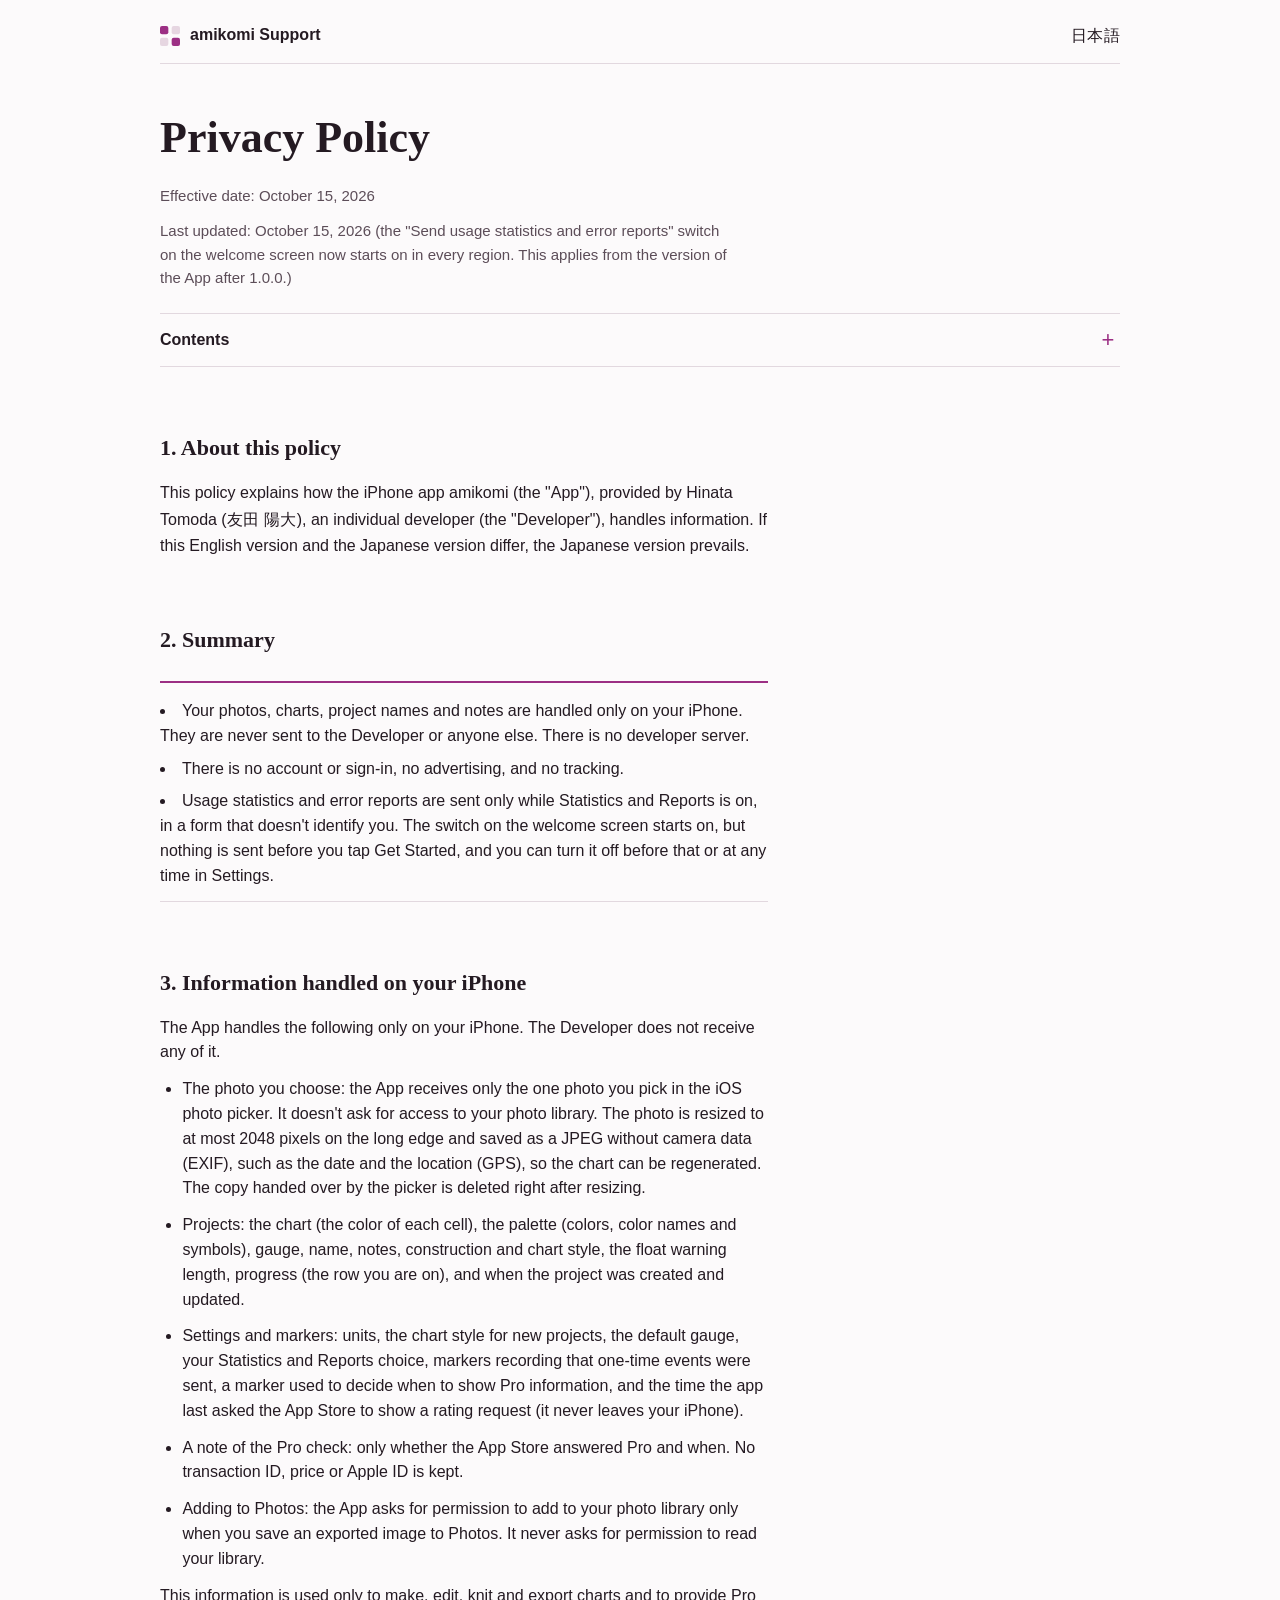
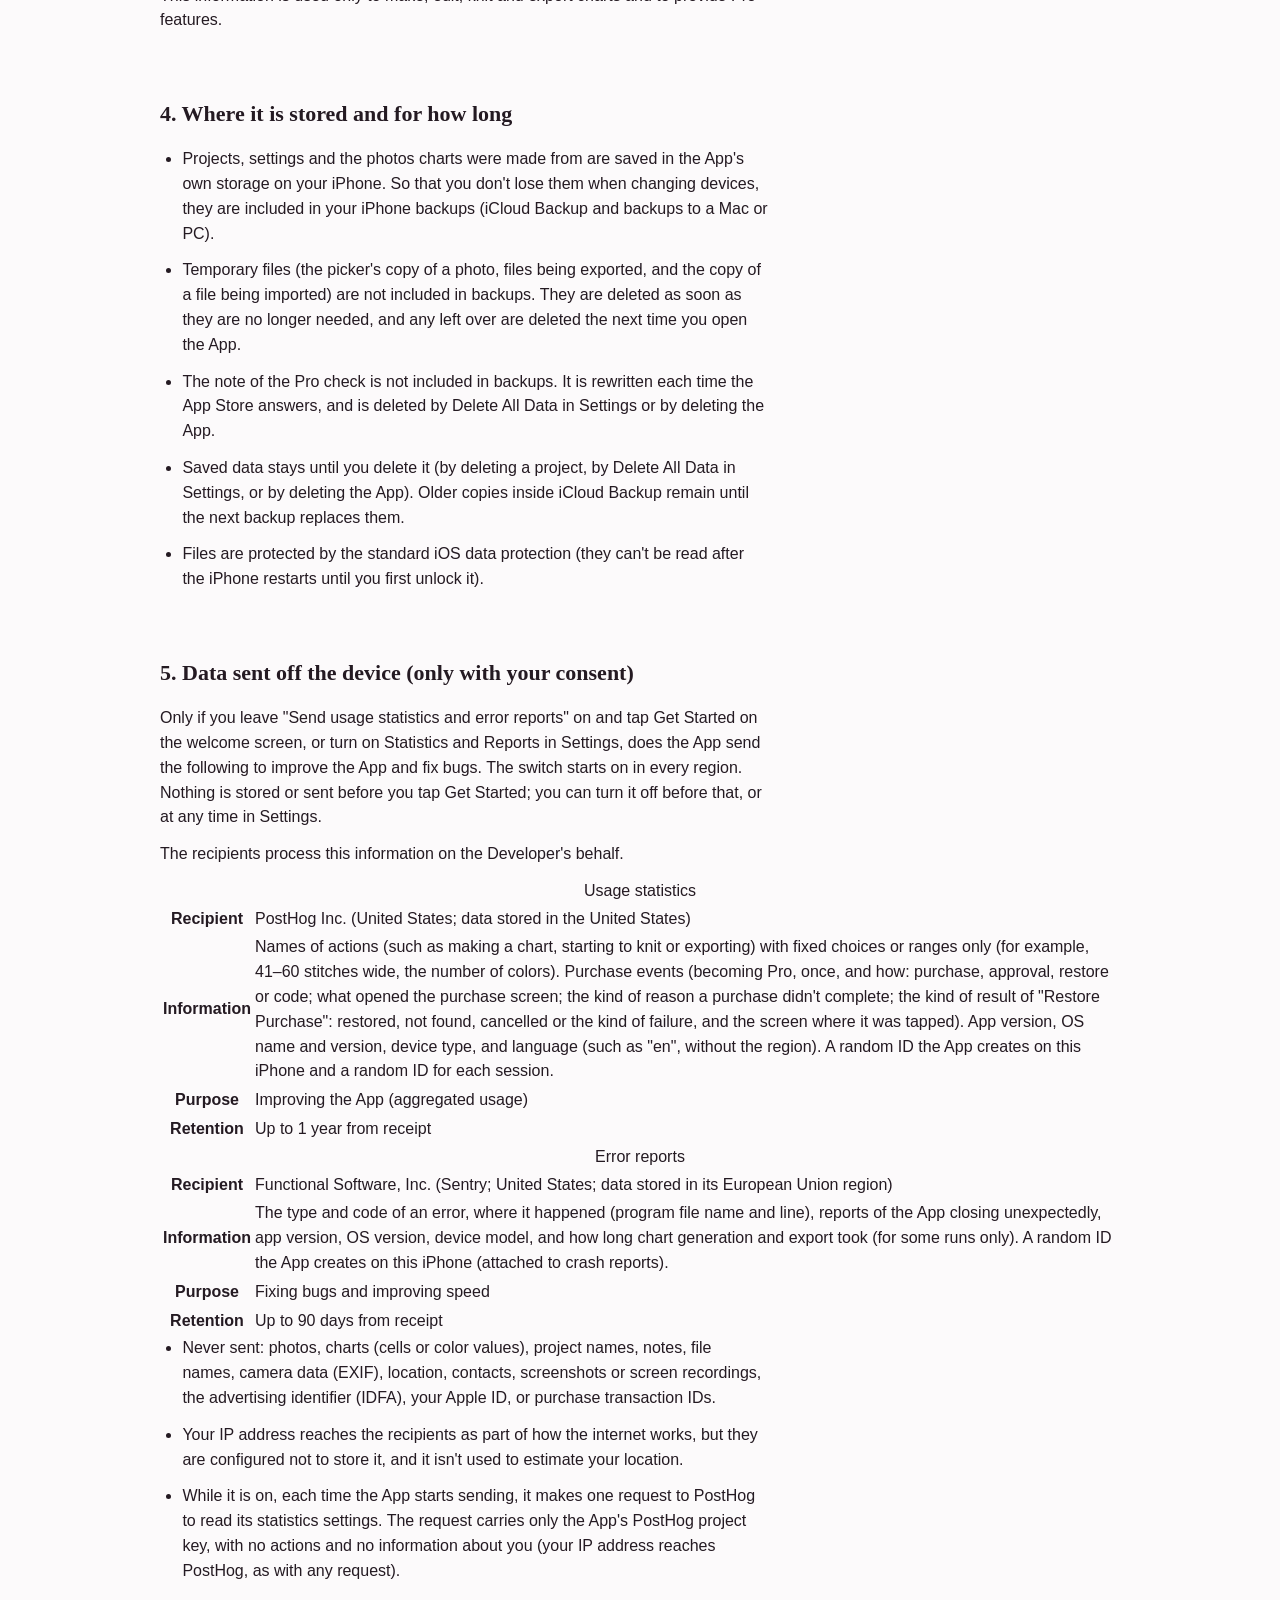
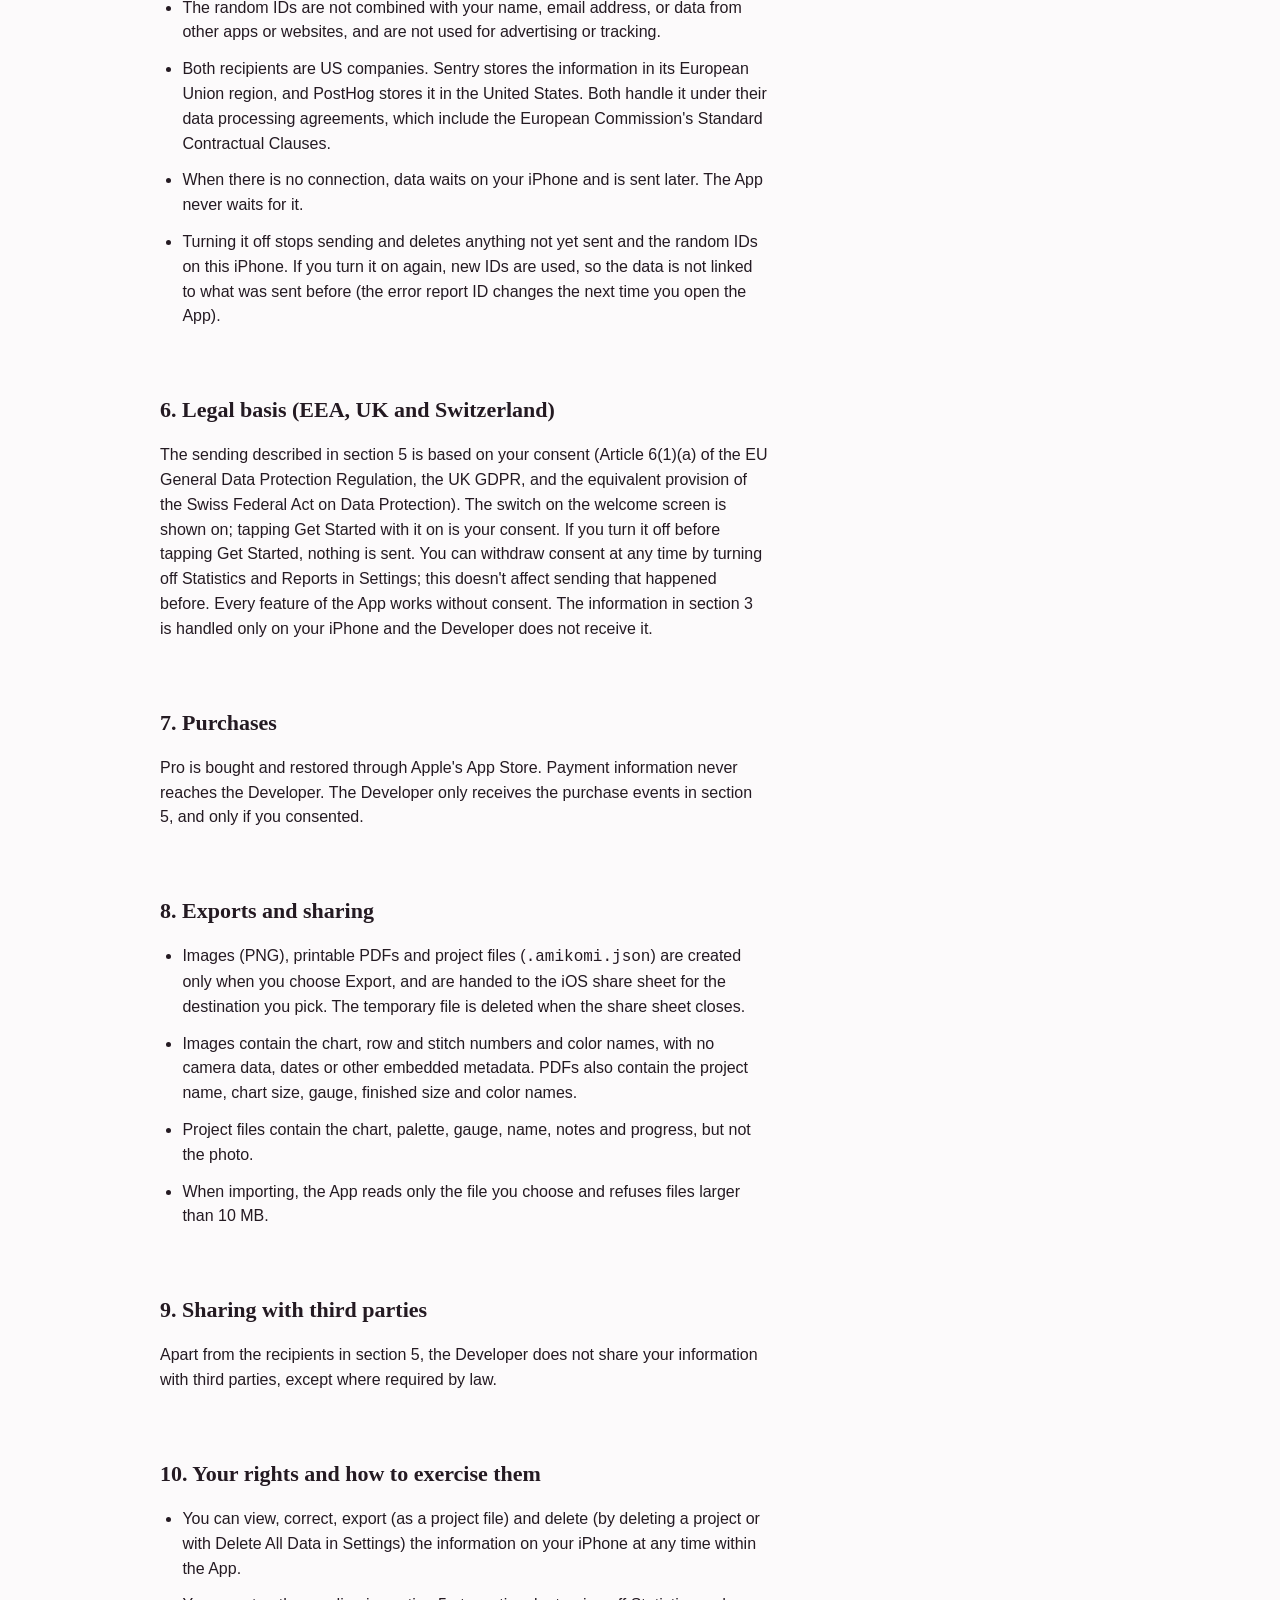
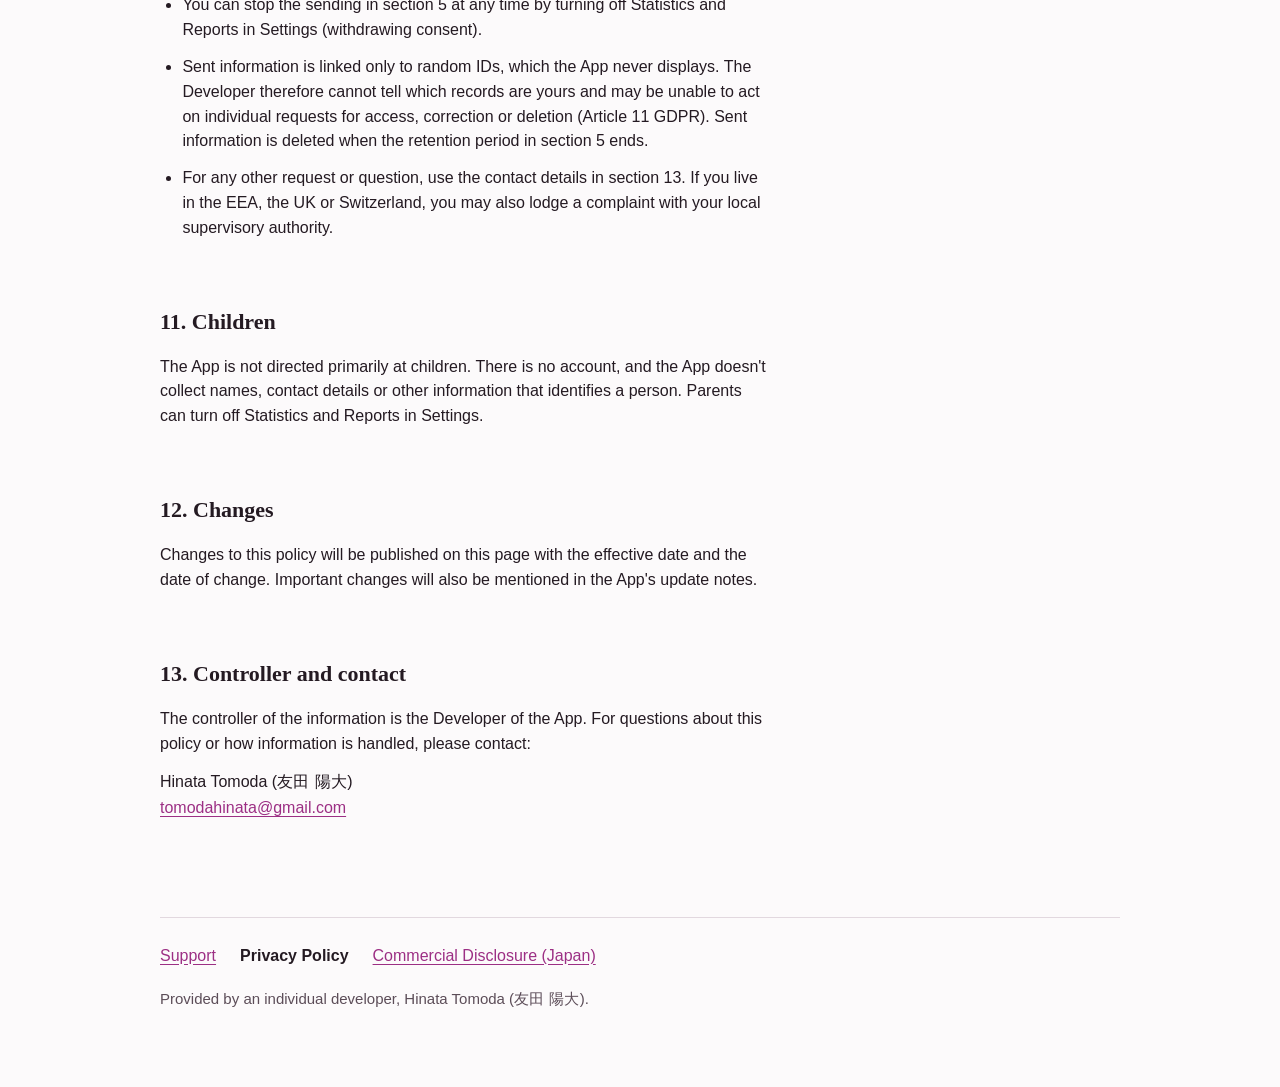
<file: en/privacy/index.html>
<!doctype html>
<html lang="en">
<head>
<meta charset="utf-8">
<meta name="viewport" content="width=device-width, initial-scale=1">
<title>Privacy Policy | amikomi</title>
<meta name="description" content="How the iPhone app amikomi handles information.">
<link rel="alternate" hreflang="ja" href="https://tomodahinata.github.io/amikomi-support/privacy/">
<link rel="alternate" hreflang="en" href="https://tomodahinata.github.io/amikomi-support/en/privacy/">
<link rel="stylesheet" href="../../style.css">
</head>
<body>
<a class="skip" href="#main">Skip to content</a>
<div class="page">
<header class="bar">
<a class="brand" href="../"><svg class="mark" viewBox="0 0 12 12" aria-hidden="true" focusable="false"><rect class="c1" x="0" y="0" width="5" height="5" rx="1.2"/><rect class="c0" x="7" y="0" width="5" height="5" rx="1.2"/><rect class="c0" x="0" y="7" width="5" height="5" rx="1.2"/><rect class="c1" x="7" y="7" width="5" height="5" rx="1.2"/></svg><span>amikomi Support</span></a>
<a class="lang" href="../../privacy/" hreflang="ja" lang="ja">日本語</a>
</header>
<main id="main">
<h1>Privacy Policy</h1>
<p class="meta">Effective date: October 15, 2026</p>
<p class="meta">Last updated: October 15, 2026 (the "Send usage statistics and error reports" switch on the welcome screen now starts on in every region. This applies from the version of the App after 1.0.0.)</p>

<details class="toc">
<summary>Contents</summary>
<ol><li><a href="#about">1. About this policy</a></li><li><a href="#summary">2. Summary</a></li><li><a href="#on-device">3. Information handled on your iPhone</a></li><li><a href="#storage">4. Where it is stored and for how long</a></li><li><a href="#sending">5. Data sent off the device (only with your consent)</a></li><li><a href="#legal-basis">6. Legal basis (EEA, UK and Switzerland)</a></li><li><a href="#purchases">7. Purchases</a></li><li><a href="#exports">8. Exports and sharing</a></li><li><a href="#third-parties">9. Sharing with third parties</a></li><li><a href="#rights">10. Your rights and how to exercise them</a></li><li><a href="#children">11. Children</a></li><li><a href="#changes">12. Changes</a></li><li><a href="#contact">13. Controller and contact</a></li></ol>
</details>

<h2 id="about">1. About this policy</h2>
<p>This policy explains how the iPhone app amikomi (the "App"), provided by Hinata Tomoda (<span lang="ja">友田 陽大</span>), an individual developer (the "Developer"), handles information. If this English version and the Japanese version differ, the Japanese version prevails.</p>

<h2 id="summary">2. Summary</h2>
<ul class="summary">
<li>Your photos, charts, project names and notes are handled only on your iPhone. They are never sent to the Developer or anyone else. There is no developer server.</li>
<li>There is no account or sign-in, no advertising, and no tracking.</li>
<li>Usage statistics and error reports are sent only while Statistics and Reports is on, in a form that doesn't identify you. The switch on the welcome screen starts on, but nothing is sent before you tap Get Started, and you can turn it off before that or at any time in Settings.</li>
</ul>

<h2 id="on-device">3. Information handled on your iPhone</h2>
<p>The App handles the following only on your iPhone. The Developer does not receive any of it.</p>
<ul>
<li>The photo you choose: the App receives only the one photo you pick in the iOS photo picker. It doesn't ask for access to your photo library. The photo is resized to at most 2048 pixels on the long edge and saved as a JPEG without camera data (EXIF), such as the date and the location (GPS), so the chart can be regenerated. The copy handed over by the picker is deleted right after resizing.</li>
<li>Projects: the chart (the color of each cell), the palette (colors, color names and symbols), gauge, name, notes, construction and chart style, the float warning length, progress (the row you are on), and when the project was created and updated.</li>
<li>Settings and markers: units, the chart style for new projects, the default gauge, your Statistics and Reports choice, markers recording that one-time events were sent, a marker used to decide when to show Pro information, and the time the app last asked the App Store to show a rating request (it never leaves your iPhone).</li>
<li>A note of the Pro check: only whether the App Store answered Pro and when. No transaction ID, price or Apple ID is kept.</li>
<li>Adding to Photos: the App asks for permission to add to your photo library only when you save an exported image to Photos. It never asks for permission to read your library.</li>
</ul>
<p>This information is used only to make, edit, knit and export charts and to provide Pro features.</p>

<h2 id="storage">4. Where it is stored and for how long</h2>
<ul>
<li>Projects, settings and the photos charts were made from are saved in the App's own storage on your iPhone. So that you don't lose them when changing devices, they are included in your iPhone backups (iCloud Backup and backups to a Mac or PC).</li>
<li>Temporary files (the picker's copy of a photo, files being exported, and the copy of a file being imported) are not included in backups. They are deleted as soon as they are no longer needed, and any left over are deleted the next time you open the App.</li>
<li>The note of the Pro check is not included in backups. It is rewritten each time the App Store answers, and is deleted by Delete All Data in Settings or by deleting the App.</li>
<li>Saved data stays until you delete it (by deleting a project, by Delete All Data in Settings, or by deleting the App). Older copies inside iCloud Backup remain until the next backup replaces them.</li>
<li>Files are protected by the standard iOS data protection (they can't be read after the iPhone restarts until you first unlock it).</li>
</ul>

<h2 id="sending">5. Data sent off the device (only with your consent)</h2>
<p>Only if you leave "Send usage statistics and error reports" on and tap Get Started on the welcome screen, or turn on Statistics and Reports in Settings, does the App send the following to improve the App and fix bugs. The switch starts on in every region. Nothing is stored or sent before you tap Get Started; you can turn it off before that, or at any time in Settings.</p>
<p>The recipients process this information on the Developer's behalf.</p>
<table>
<caption>Usage statistics</caption>
<tr><th>Recipient</th><td>PostHog Inc. (United States; data stored in the United States)</td></tr>
<tr><th>Information</th><td>Names of actions (such as making a chart, starting to knit or exporting) with fixed choices or ranges only (for example, 41–60 stitches wide, the number of colors). Purchase events (becoming Pro, once, and how: purchase, approval, restore or code; what opened the purchase screen; the kind of reason a purchase didn't complete; the kind of result of "Restore Purchase": restored, not found, cancelled or the kind of failure, and the screen where it was tapped). App version, OS name and version, device type, and language (such as "en", without the region). A random ID the App creates on this iPhone and a random ID for each session.</td></tr>
<tr><th>Purpose</th><td>Improving the App (aggregated usage)</td></tr>
<tr><th>Retention</th><td>Up to 1 year from receipt</td></tr>
</table>
<table>
<caption>Error reports</caption>
<tr><th>Recipient</th><td>Functional Software, Inc. (Sentry; United States; data stored in its European Union region)</td></tr>
<tr><th>Information</th><td>The type and code of an error, where it happened (program file name and line), reports of the App closing unexpectedly, app version, OS version, device model, and how long chart generation and export took (for some runs only). A random ID the App creates on this iPhone (attached to crash reports).</td></tr>
<tr><th>Purpose</th><td>Fixing bugs and improving speed</td></tr>
<tr><th>Retention</th><td>Up to 90 days from receipt</td></tr>
</table>
<ul>
<li>Never sent: photos, charts (cells or color values), project names, notes, file names, camera data (EXIF), location, contacts, screenshots or screen recordings, the advertising identifier (IDFA), your Apple ID, or purchase transaction IDs.</li>
<li>Your IP address reaches the recipients as part of how the internet works, but they are configured not to store it, and it isn't used to estimate your location.</li>
<li>While it is on, each time the App starts sending, it makes one request to PostHog to read its statistics settings. The request carries only the App's PostHog project key, with no actions and no information about you (your IP address reaches PostHog, as with any request).</li>
<li>The random IDs are not combined with your name, email address, or data from other apps or websites, and are not used for advertising or tracking.</li>
<li>Both recipients are US companies. Sentry stores the information in its European Union region, and PostHog stores it in the United States. Both handle it under their data processing agreements, which include the European Commission's Standard Contractual Clauses.</li>
<li>When there is no connection, data waits on your iPhone and is sent later. The App never waits for it.</li>
<li>Turning it off stops sending and deletes anything not yet sent and the random IDs on this iPhone. If you turn it on again, new IDs are used, so the data is not linked to what was sent before (the error report ID changes the next time you open the App).</li>
</ul>

<h2 id="legal-basis">6. Legal basis (EEA, UK and Switzerland)</h2>
<p>The sending described in section 5 is based on your consent (Article 6(1)(a) of the EU General Data Protection Regulation, the UK GDPR, and the equivalent provision of the Swiss Federal Act on Data Protection). The switch on the welcome screen is shown on; tapping Get Started with it on is your consent. If you turn it off before tapping Get Started, nothing is sent. You can withdraw consent at any time by turning off Statistics and Reports in Settings; this doesn't affect sending that happened before. Every feature of the App works without consent. The information in section 3 is handled only on your iPhone and the Developer does not receive it.</p>

<h2 id="purchases">7. Purchases</h2>
<p>Pro is bought and restored through Apple's App Store. Payment information never reaches the Developer. The Developer only receives the purchase events in section 5, and only if you consented.</p>

<h2 id="exports">8. Exports and sharing</h2>
<ul>
<li>Images (PNG), printable PDFs and project files (<code>.amikomi.json</code>) are created only when you choose Export, and are handed to the iOS share sheet for the destination you pick. The temporary file is deleted when the share sheet closes.</li>
<li>Images contain the chart, row and stitch numbers and color names, with no camera data, dates or other embedded metadata. PDFs also contain the project name, chart size, gauge, finished size and color names.</li>
<li>Project files contain the chart, palette, gauge, name, notes and progress, but not the photo.</li>
<li>When importing, the App reads only the file you choose and refuses files larger than 10 MB.</li>
</ul>

<h2 id="third-parties">9. Sharing with third parties</h2>
<p>Apart from the recipients in section 5, the Developer does not share your information with third parties, except where required by law.</p>

<h2 id="rights">10. Your rights and how to exercise them</h2>
<ul>
<li>You can view, correct, export (as a project file) and delete (by deleting a project or with Delete All Data in Settings) the information on your iPhone at any time within the App.</li>
<li>You can stop the sending in section 5 at any time by turning off Statistics and Reports in Settings (withdrawing consent).</li>
<li>Sent information is linked only to random IDs, which the App never displays. The Developer therefore cannot tell which records are yours and may be unable to act on individual requests for access, correction or deletion (Article 11 GDPR). Sent information is deleted when the retention period in section 5 ends.</li>
<li>For any other request or question, use the contact details in section 13. If you live in the EEA, the UK or Switzerland, you may also lodge a complaint with your local supervisory authority.</li>
</ul>

<h2 id="children">11. Children</h2>
<p>The App is not directed primarily at children. There is no account, and the App doesn't collect names, contact details or other information that identifies a person. Parents can turn off Statistics and Reports in Settings.</p>

<h2 id="changes">12. Changes</h2>
<p>Changes to this policy will be published on this page with the effective date and the date of change. Important changes will also be mentioned in the App's update notes.</p>

<h2 id="contact">13. Controller and contact</h2>
<p>The controller of the information is the Developer of the App. For questions about this policy or how information is handled, please contact:</p>
<p>Hinata Tomoda (<span lang="ja">友田 陽大</span>)<br><a href="mailto:tomodahinata@gmail.com">tomodahinata@gmail.com</a></p>

</main>
<footer class="foot">
<ul><li><a href="../">Support</a></li><li><a href="./" aria-current="page">Privacy Policy</a></li><li><a href="../tokushoho/">Commercial Disclosure (Japan)</a></li></ul>
<p class="meta">Provided by an individual developer, Hinata Tomoda (<span lang="ja">友田 陽大</span>).</p>
</footer>
</div>
</body>
</html>
</file>
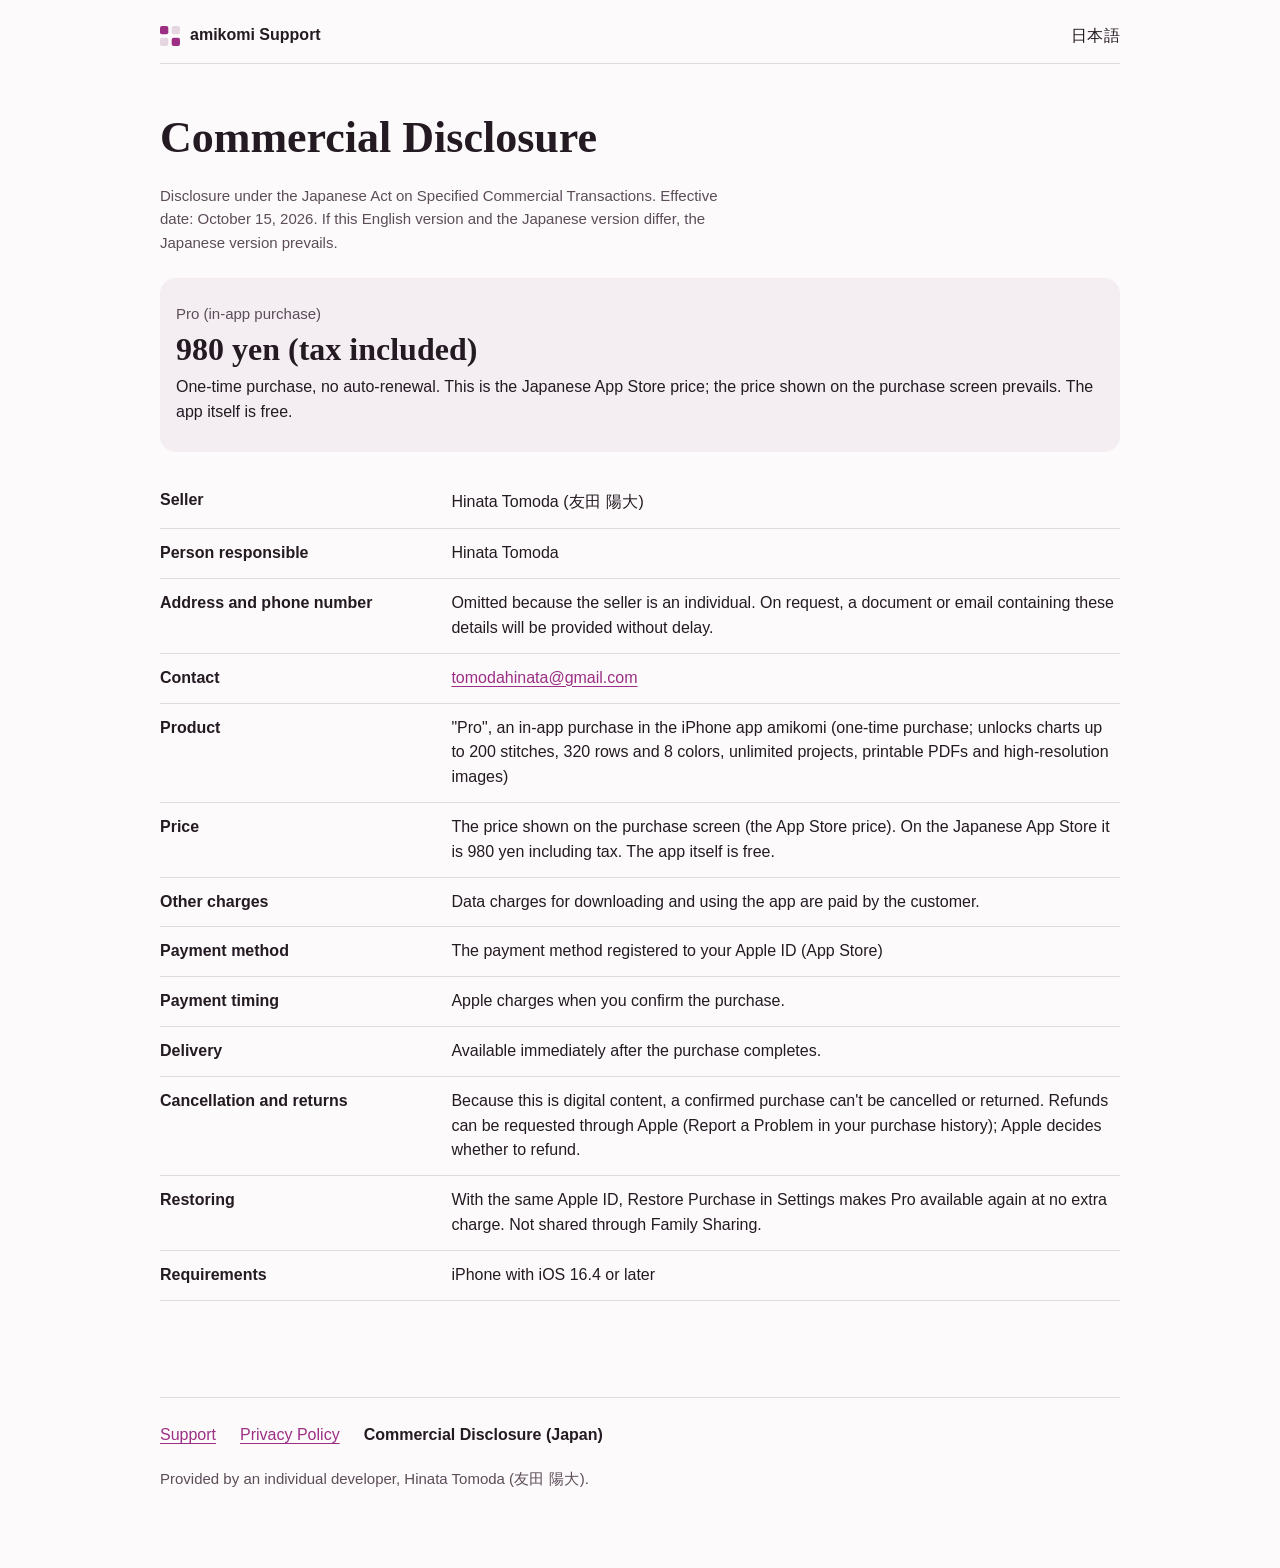
<file: en/tokushoho/index.html>
<!doctype html>
<html lang="en">
<head>
<meta charset="utf-8">
<meta name="viewport" content="width=device-width, initial-scale=1">
<title>Commercial Disclosure | amikomi</title>
<meta name="description" content="Commercial disclosure under the Japanese Act on Specified Commercial Transactions for amikomi Pro.">
<link rel="alternate" hreflang="ja" href="https://tomodahinata.github.io/amikomi-support/tokushoho/">
<link rel="alternate" hreflang="en" href="https://tomodahinata.github.io/amikomi-support/en/tokushoho/">
<link rel="stylesheet" href="../../style.css">
</head>
<body>
<a class="skip" href="#main">Skip to content</a>
<div class="page">
<header class="bar">
<a class="brand" href="../"><svg class="mark" viewBox="0 0 12 12" aria-hidden="true" focusable="false"><rect class="c1" x="0" y="0" width="5" height="5" rx="1.2"/><rect class="c0" x="7" y="0" width="5" height="5" rx="1.2"/><rect class="c0" x="0" y="7" width="5" height="5" rx="1.2"/><rect class="c1" x="7" y="7" width="5" height="5" rx="1.2"/></svg><span>amikomi Support</span></a>
<a class="lang" href="../../tokushoho/" hreflang="ja" lang="ja">日本語</a>
</header>
<main id="main">
<h1>Commercial Disclosure</h1>
<p class="meta">Disclosure under the Japanese Act on Specified Commercial Transactions. Effective date: October 15, 2026. If this English version and the Japanese version differ, the Japanese version prevails.</p>
<div class="price"><p class="meta">Pro (in-app purchase)</p><p class="amount">980 yen (tax included)</p><p>One-time purchase, no auto-renewal. This is the Japanese App Store price; the price shown on the purchase screen prevails. The app itself is free.</p></div>
<dl class="facts">
<div><dt>Seller</dt><dd>Hinata Tomoda (<span lang="ja">友田 陽大</span>)</dd></div>
<div><dt>Person responsible</dt><dd>Hinata Tomoda</dd></div>
<div><dt>Address and phone number</dt><dd>Omitted because the seller is an individual. On request, a document or email containing these details will be provided without delay.</dd></div>
<div><dt>Contact</dt><dd><a href="mailto:tomodahinata@gmail.com">tomodahinata@gmail.com</a></dd></div>
<div><dt>Product</dt><dd>"Pro", an in-app purchase in the iPhone app amikomi (one-time purchase; unlocks charts up to 200 stitches, 320 rows and 8 colors, unlimited projects, printable PDFs and high-resolution images)</dd></div>
<div><dt>Price</dt><dd>The price shown on the purchase screen (the App Store price). On the Japanese App Store it is 980 yen including tax. The app itself is free.</dd></div>
<div><dt>Other charges</dt><dd>Data charges for downloading and using the app are paid by the customer.</dd></div>
<div><dt>Payment method</dt><dd>The payment method registered to your Apple ID (App Store)</dd></div>
<div><dt>Payment timing</dt><dd>Apple charges when you confirm the purchase.</dd></div>
<div><dt>Delivery</dt><dd>Available immediately after the purchase completes.</dd></div>
<div><dt>Cancellation and returns</dt><dd>Because this is digital content, a confirmed purchase can't be cancelled or returned. Refunds can be requested through Apple (Report a Problem in your purchase history); Apple decides whether to refund.</dd></div>
<div><dt>Restoring</dt><dd>With the same Apple ID, Restore Purchase in Settings makes Pro available again at no extra charge. Not shared through Family Sharing.</dd></div>
<div><dt>Requirements</dt><dd>iPhone with iOS 16.4 or later</dd></div>
</dl>
</main>
<footer class="foot">
<ul><li><a href="../">Support</a></li><li><a href="../privacy/">Privacy Policy</a></li><li><a href="./" aria-current="page">Commercial Disclosure (Japan)</a></li></ul>
<p class="meta">Provided by an individual developer, Hinata Tomoda (<span lang="ja">友田 陽大</span>).</p>
</footer>
</div>
</body>
</html>
</file>
<file: style.css>
/* layout: archetype=Index-First · axis=top-heavy · date=2026-10-28 */
/*
 * あみこみ サポートの共通の stylesheet。外部のフォント・画像・script は読み込まない（訪問者の情報を第三者に送らない）。
 * 色はアプリの主色（赤紫、色相 約 340°: amikomi の docs/DECISIONS.md DEC-035）から取り、16 進で書く。
 * scripts/check-site.mjs が、light と dark の両方で文字と背景の組が WCAG 2.2 AA（本文 4.5:1、線と枠 3:1）を満たすかを
 * この file の :root の値から計算する。値を変えたら `node scripts/check-site.mjs` を走らせる。
 * 図案の SVG（.chart）は飾り。編み目は幅:高さ = 18:24 の縦長（編み目は正方形ではない）。
 */
:root {
  color-scheme: light dark;
  --ink: #241a22;
  --ink-soft: #5c4d58;
  --ground: #fcfafb;
  --surface: #f4eef2;
  --line: #e2d8df;
  --accent: #9c2f84;
  --focus: #9c5a00;
  --cell-b: #e6d6e1;
}
@media (prefers-color-scheme: dark) {
  :root {
    --ink: #f3edf1;
    --ink-soft: #c9bcc5;
    --ground: #181216;
    --surface: #241c21;
    --line: #3d323a;
    --accent: #f2a2dc;
    --focus: #f0b54a;
    --cell-b: #3a2d37;
  }
}

* { box-sizing: border-box; }
html, body { overflow-x: clip; }
body {
  margin: 0;
  background: var(--ground);
  color: var(--ink);
  font-family: "Hiragino Sans", "Hiragino Kaku Gothic ProN", "Yu Gothic", "Noto Sans JP", Meiryo, -apple-system, BlinkMacSystemFont, "Helvetica Neue", sans-serif;
  font-size: 1rem;
  font-weight: 400;
  line-height: 1.55;
  -webkit-text-size-adjust: 100%;
  text-size-adjust: 100%;
}
:lang(ja) { line-break: strict; word-break: normal; overflow-wrap: anywhere; line-height: 1.75; letter-spacing: 0.02em; }
:lang(ja) h1, :lang(ja) h2, :lang(ja) h3 { word-break: auto-phrase; line-height: 1.4; letter-spacing: 0; }
@supports (text-autospace: normal) { :lang(ja) { text-autospace: normal; } }

h1, h2 { font-family: "Hiragino Mincho ProN", "Yu Mincho", "Noto Serif JP", "Iowan Old Style", Georgia, serif; font-weight: 700; }

.skip { position: absolute; left: 16px; top: -48px; padding: 8px 12px; background: var(--ground); color: var(--ink); }
.skip:focus { top: 8px; }

.page { width: min(60rem, 100% - 32px); margin: 0 auto; padding: 8px 0 64px; }
main { display: block; }

/* 上の帯: 戻る先と言語。指で押す link は 44pt 以上（iOS の HIG）。 */
.bar { display: flex; align-items: center; justify-content: space-between; gap: 16px; min-height: 56px; border-bottom: 1px solid var(--line); }
.bar a { display: inline-flex; align-items: center; min-height: 44px; color: var(--ink); text-decoration: none; }
.brand { gap: 10px; font-weight: 700; }
.brand:hover span, .lang:hover { text-decoration: underline; }
.lang { color: var(--ink-soft); padding-left: 8px; }
.mark { width: 20px; height: 20px; flex: none; }
.mark .c1, .chart .c1 { fill: var(--accent); }
.mark .c0, .chart .c0 { fill: var(--cell-b); }

/* 先頭: 左に題と説明、右に図案。図案は右の余白へ少しはみ出す。 */
.hero { display: grid; grid-template-columns: minmax(0, 1fr); gap: 24px; align-items: center; padding: 40px 0 24px; }
.chart { width: min(14rem, 62%); height: auto; justify-self: start; }
.chart .now { fill: none; stroke: var(--accent); stroke-width: 2.5; }
h1 { font-size: clamp(1.875rem, 2.2vw + 1.4rem, 2.75rem); margin: 0 0 12px; }
.lead { margin: 0; color: var(--ink-soft); }
@media (min-width: 768px) {
  .hero { grid-template-columns: minmax(0, 7fr) minmax(0, 5fr); gap: 40px; padding: 64px 0 40px; }
  .chart { width: 100%; max-width: 20rem; justify-self: end; margin-right: -24px; }
  :lang(ja) .lead { max-width: 30em; }
  .lead { max-width: 34em; }
}

h2 { font-size: 1.375rem; margin: 64px 0 16px; }
p, li { margin: 0 0 12px; }
ul, ol { padding-left: 1.4em; margin: 0 0 12px; }
.meta { color: var(--ink-soft); font-size: 0.9375rem; }

/* 用事の索引: 左に分類、右に質問への link（台帳）。狭い画面では分類が上、link が下。 */
.topics { margin: 0; border-top: 1px solid var(--line); }
.topics .row { display: grid; grid-template-columns: minmax(0, 1fr); gap: 4px 24px; padding: 16px 0 4px; border-bottom: 1px solid var(--line); }
.topics dt { font-weight: 700; color: var(--ink-soft); }
.topics dd { margin: 0; }
.topics ul { list-style: none; padding: 0; margin: 0; display: flex; flex-wrap: wrap; gap: 0 20px; }
.topics li { margin: 0; }
.topics a { display: inline-flex; align-items: center; min-height: 44px; }
@media (min-width: 768px) {
  .topics .row { grid-template-columns: minmax(0, 2fr) minmax(0, 5fr); padding: 8px 0; }
  .topics dt { align-self: center; }
}

/* よくある質問: 1 つずつ開く。狭い画面で長い文を先に見せない。 */
details { border-bottom: 1px solid var(--line); }
details:first-of-type { border-top: 1px solid var(--line); }
summary { display: flex; align-items: center; justify-content: space-between; gap: 16px; min-height: 52px; padding: 8px 0; font-weight: 700; cursor: pointer; list-style: none; }
summary::-webkit-details-marker { display: none; }
summary::after { content: "+"; flex: none; width: 24px; text-align: center; font-size: 1.375rem; font-weight: 400; color: var(--accent); }
details[open] > summary::after { content: "\2212"; }
summary:focus-visible { outline: 3px solid var(--focus); outline-offset: 2px; }
.answer { padding: 0 0 12px; }
.answer p { max-width: 38em; }
details:target { background: var(--surface); }
.toc { margin: 24px 0 0; border-top: 1px solid var(--line); }
.toc ol { columns: 1; padding-left: 1.8em; }
@media (min-width: 768px) { .toc ol { columns: 2; column-gap: 40px; } }
.toc li { break-inside: avoid; }

/* 問い合わせ: 左にメール、右に補足。 */
.contact { display: grid; grid-template-columns: minmax(0, 1fr); gap: 8px 40px; padding: 24px 16px; background: var(--surface); border-radius: 16px; }
.contact p { margin: 0 0 8px; }
.ask { font-weight: 700; }
.mail { font-size: 1.125rem; overflow-wrap: anywhere; }
@media (min-width: 768px) { .contact { grid-template-columns: minmax(0, 1fr) minmax(0, 1.4fr); padding: 24px; } }

a { color: var(--accent); text-underline-offset: 0.2em; }
a:focus-visible, .skip:focus { outline: 3px solid var(--focus); outline-offset: 2px; }
.related { list-style: none; padding: 0; }
.related a, .foot a { display: inline-flex; align-items: center; min-height: 44px; }

/* プライバシーポリシーなど長い文は、読む幅を狭くする。 */
main > p, main > ul, main > h3 { max-width: 38em; }
main > h1 { margin-top: 40px; }
.summary { margin: 24px 0 0; padding: 16px 0 4px; border-top: 2px solid var(--accent); border-bottom: 1px solid var(--line); list-style-position: inside; }
.summary li { margin-bottom: 8px; }
h3 { font-size: 1.0625rem; margin: 40px 0 8px; }

/* 特定商取引法: 価格を先に大きく、その下に表示事項。 */
.price { margin: 24px 0; padding: 24px 16px; background: var(--surface); border-radius: 16px; }
.price p { margin: 0 0 4px; }
.amount { font-family: "Hiragino Mincho ProN", "Yu Mincho", "Noto Serif JP", Georgia, serif; font-size: 2rem; font-weight: 700; line-height: 1.3; }
.facts { margin: 0 0 24px; }
.facts > div { display: grid; grid-template-columns: minmax(0, 1fr); gap: 2px 24px; padding: 12px 0; border-bottom: 1px solid var(--line); }
.facts dt { font-weight: 700; }
.facts dd { margin: 0; overflow-wrap: anywhere; }
@media (min-width: 768px) { .facts > div { grid-template-columns: minmax(0, 2fr) minmax(0, 5fr); } }

.foot { margin-top: 96px; padding-top: 16px; border-top: 1px solid var(--line); }
.foot ul { list-style: none; padding: 0; margin: 0 0 8px; display: flex; flex-wrap: wrap; gap: 0 24px; }
.foot li { margin: 0; }
.foot [aria-current="page"] { color: var(--ink); font-weight: 700; text-decoration: none; }

@media (prefers-reduced-motion: no-preference) {
  details > .answer { animation: open 200ms cubic-bezier(0.05, 0.7, 0.1, 1); }
  @keyframes open { from { opacity: 0; transform: translateY(-4px); } to { opacity: 1; transform: none; } }
}
</file>
